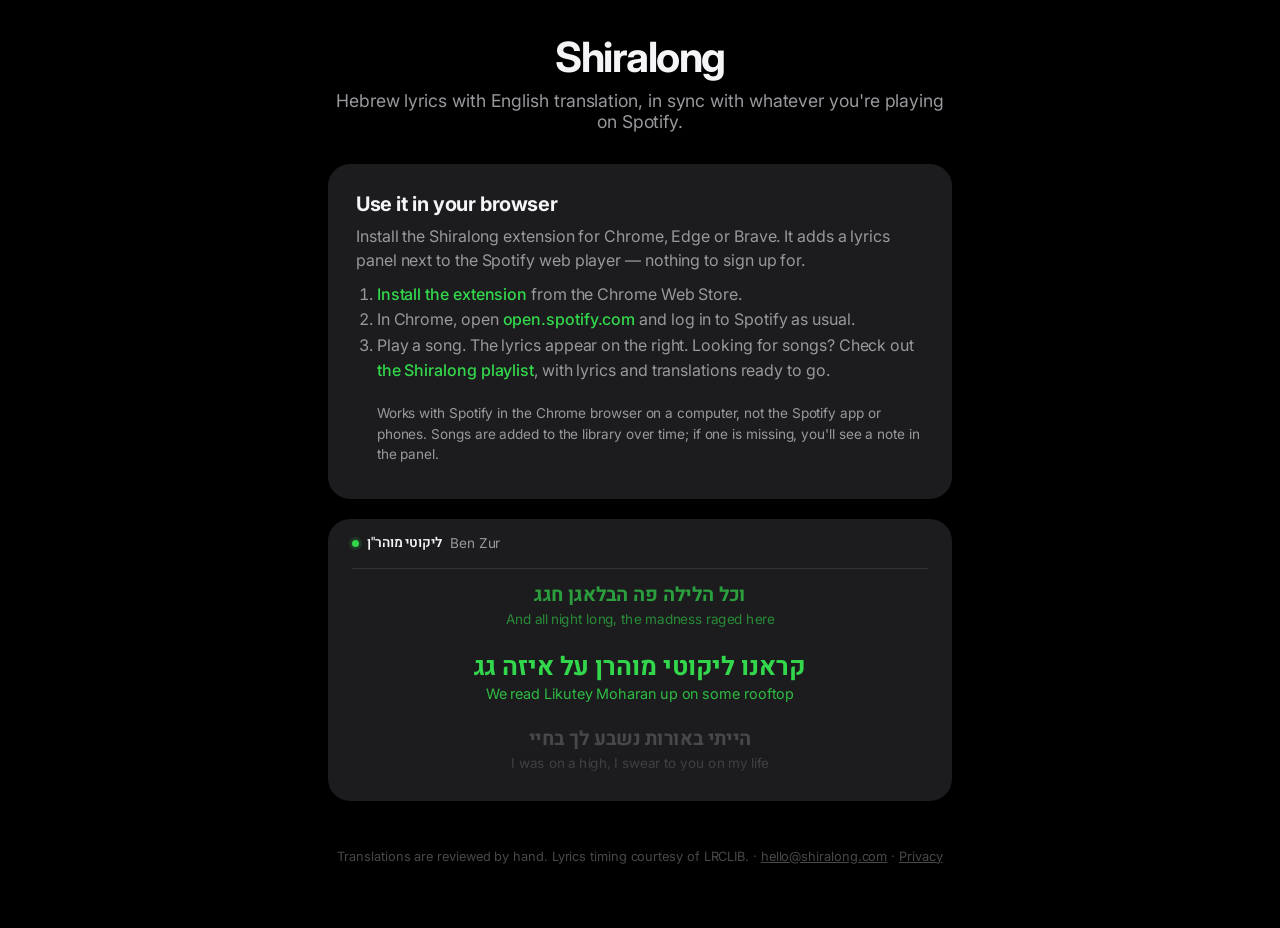
<file: index.html>
<!DOCTYPE html>
<html lang="en">
<head>
<meta charset="utf-8">
<meta name="viewport" content="width=device-width, initial-scale=1, viewport-fit=cover">
<meta name="theme-color" content="#000000">
<meta name="color-scheme" content="dark">
<title>Shiralong · Hebrew lyrics, live</title>
<link rel="icon" href="extension/icons/48.png">
<link rel="preconnect" href="https://fonts.googleapis.com">
<link rel="preconnect" href="https://fonts.gstatic.com" crossorigin>
<link href="https://fonts.googleapis.com/css2?family=Heebo:wght@500;700&family=Inter:wght@400;500;600;700&display=swap" rel="stylesheet">
<style>
  :root {
    color-scheme: dark;
    --bg: #000; --card: #1c1c1e; --ink: #f5f5f7; --ink-2: #98989d; --dim: #48484a;
    --green: #32d74b; --green-soft: rgba(50,215,75,.14); --line: rgba(255,255,255,.1);
    --font-en: 'Inter', -apple-system, BlinkMacSystemFont, 'SF Pro Text', 'Segoe UI', Helvetica, Arial, sans-serif;
    --font-he: 'Heebo', -apple-system, 'SF Hebrew', 'Segoe UI', Arial, sans-serif;
  }
  * { box-sizing: border-box; }
  html, body { margin: 0; background: var(--bg); color: var(--ink); font-family: var(--font-en); -webkit-font-smoothing: antialiased; letter-spacing: -.005em; }
  main { max-width: 42rem; margin: 0 auto; padding: 2rem 1.5rem 4rem; }
  .hero { text-align: center; margin-bottom: 2rem; }
  .demo {
    margin: 0 auto 1.25rem; max-width: 42rem; text-align: center;
    background: var(--card); border-radius: 22px; padding: 0 1.5rem 1rem; overflow: hidden;
  }
  .demo-head { display: flex; align-items: center; gap: .5rem; padding: .9rem 0; border-bottom: 1px solid var(--line); font-size: .85rem; }
  .demo-dot { width: 7px; height: 7px; border-radius: 50%; background: var(--green); box-shadow: 0 0 0 3px var(--green-soft); }
  .demo-title { font-family: var(--font-he); font-weight: 600; color: var(--ink); }
  .demo-artist { color: var(--ink-2); }
  .demo-window { position: relative; height: 13.5rem; overflow: hidden; }
  .demo-window::before, .demo-window::after { content: ''; position: absolute; left: 0; right: 0; height: 1.2rem; z-index: 1; pointer-events: none; }
  .demo-window::before { top: 0; background: linear-gradient(var(--card), transparent); }
  .demo-window::after { bottom: 0; background: linear-gradient(transparent, var(--card)); }
  .demo-track { transition: transform .6s cubic-bezier(.4,0,.2,1); }
  @media (prefers-reduced-motion: reduce) { .demo-track, .demo .line { transition: none !important; } }
  .demo .line { height: 4.5rem; display: flex; flex-direction: column; justify-content: center; color: var(--dim); transition: color .35s ease, opacity .35s ease, transform .35s ease; transform: scale(.94); }
  .demo .he { display: block; direction: rtl; font-family: var(--font-he); font-size: 1.3rem; font-weight: 700; line-height: 1.25; }
  .demo .en { display: block; font-size: .9rem; margin-top: .15rem; opacity: .85; }
  .demo .line.current { color: var(--green); transform: scale(1); }
  .demo .line.current .he { font-size: 1.6rem; }
  .demo .line.done { color: var(--green); opacity: .7; }
  h1 { font-size: 2.6rem; font-weight: 700; letter-spacing: -.035em; margin: 0 0 .5rem; }
  .sub { color: var(--ink-2); font-size: 1.1rem; margin: 0; }
  .card { background: var(--card); border-radius: 22px; padding: 1.75rem; margin-bottom: 1.25rem; }
  .card h2 { font-size: 1.25rem; font-weight: 700; letter-spacing: -.02em; margin: 0 0 .5rem; }
  .card p { color: var(--ink-2); margin: .4rem 0; line-height: 1.5; }
  .card ol { color: var(--ink-2); padding-left: 1.3rem; line-height: 1.6; margin: .6rem 0 0; }
  .card ol b { color: var(--ink); font-weight: 500; }
  .card ol a, .card a.pl { color: var(--green); text-decoration: none; font-weight: 500; }
  .card ol a b { color: var(--green); }
  .primary { display: inline-block; background: var(--green); color: #fff; border-radius: 999px; padding: .75rem 1.5rem; font-weight: 600; text-decoration: none; margin-top: 1rem; }
  .primary:hover { filter: brightness(1.06); }
  .ghost { display: inline-block; background: var(--green-soft); color: var(--green); border-radius: 999px; padding: .6rem 1.2rem; font-weight: 500; text-decoration: none; margin-top: 1rem; margin-right: .5rem; }
  .small { font-size: .85rem; color: var(--ink-2); }
  code { font-family: ui-monospace, 'SF Mono', Menlo, monospace; font-size: .85em; background: var(--green-soft); padding: .1rem .4rem; border-radius: 6px; }
  footer { text-align: center; color: var(--dim); font-size: .8rem; margin-top: 3rem; }
</style>
</head>
<body>
<main>
  <section class="hero">
    <h1>Shiralong</h1>
    <p class="sub">Hebrew lyrics with English translation, in sync with whatever you're playing on Spotify.</p>
  </section>

  <section class="card">
    <h2>Use it in your browser</h2>
    <p>Install the Shiralong extension for Chrome, Edge or Brave. It adds a lyrics panel next to the Spotify web player — nothing to sign up for.</p>
    <ol>
      <li><a href="https://chromewebstore.google.com/detail/jemjkeklebhobefimbopdaggafegfcba" target="_blank" rel="noopener"><b>Install the extension</b></a> from the Chrome Web Store.</li>
      <li>In Chrome, open <a href="https://open.spotify.com/" target="_blank" rel="noopener"><b>open.spotify.com</b></a> and log in to Spotify as usual.</li>
      <li>Play a song. The lyrics appear on the right. Looking for songs? Check out <a class="pl" href="https://open.spotify.com/playlist/64fD77g0fco7byoKIlgc2Z" target="_blank" rel="noopener">the Shiralong playlist</a>, with lyrics and translations ready to go.</li>
    <p class="small" style="margin-top:1.2rem">Works with Spotify in the Chrome browser on a computer, not the Spotify app or phones. Songs are added to the library over time; if one is missing, you'll see a note in the panel.</p>
  </section>


  <section class="demo" aria-hidden="true">
    <div class="demo-head"><span class="demo-dot"></span><span class="demo-title">ליקוטי מוהר"ן</span><span class="demo-artist">Ben Zur</span></div>
    <div class="demo-window"><div class="demo-track" id="demoTrack"></div></div>
  </section>

  <footer>Translations are reviewed by hand. Lyrics timing courtesy of LRCLIB. · <a href="mailto:hello@shiralong.com" style="color:inherit">hello@shiralong.com</a> · <a href="privacy.html" style="color:inherit">Privacy</a></footer>
</main>
<script>
  (() => {
    const lyrics = [[3.963, "וכל הלילה פה הבלאגן חגג", "And all night long, the madness raged here"], [14.476, "קראנו ליקוטי מוהרן על איזה גג", "We read Likutey Moharan up on some rooftop"], [16.88, "הייתי באורות נשבע לך בחיי", "I was on a high, I swear to you on my life"], [19.382, "את לא יודעת שמצאת חן בעייני", "You don't know you've found favor in my eyes"], [21.801, "לאט גרמת לי להבין שיש הבדל גדול", "Slowly, you made me see there's a world of difference"], [24.338, "בין אהבה לתאווה זה מסוכן ליפול", "Between love and lust—it’s dangerous to fall"], [26.917, "ויש דברים שאני כל כך מפחד לשאול", "And there are things I'm so afraid to ask"], [29.487, "אולי עדיף לא לדעת הכל", "Maybe it's better not to know everything"], [31.594, "בכל רחבי תבל חיפשתי רק אותך", "I searched the whole wide world for only you"], [36.941, "ושער הדמעות נפתח", "And the gate of tears opened"], [39.495, "עם הזמן את תלמדי אותי", "With time, you'll teach me"], [43.421, "אני כמוך ומכאן תשארי איתי", "I'm like you, and from now on, stay with me"], [48.243, "הנצח גדול", "Eternity is vast"], [50.314, "אם לא את אז מי תבין אותי", "If not you, then who will understand me"], [54.301, "את כל השריטות", "All my scars"], [56.433, "מאמי שימי יד נזרוק את הפחד מכל המדרגות", "Baby, take my hand—we'll throw fear down every flight of stairs"], [65.969, "אם נספר את הסיפור מהתחלה", "If we tell the story from the beginning"], [68.302, "באתי לחפש אמת לא תהילה", "I came looking for truth, not fame"], [70.638, "רחוק בגוף אבל קרוב בלב", "Far away in body, but close at heart"], [73.353, "היצרים רוצים להתקרב", "Our desires want to draw closer"], [75.603, "ואיך גרמת לי להבין", "And how you made me understand"], [77.133, "זה לא שחור לבן", "It isn't black and white"], [78.313, "אם תחפש רחוק תראה שיש שם אור קטן", "If you look far away, you'll see a little light there"], [80.768, "כשזה נכון אז זה מגיע בדיוק בזמן", "When it's right, it comes at exactly the right time"], [83.204, "חכה שיגיע סימן", "Wait for a sign to come"], [85.494, "חיבוק של נשמות אחר כך כל השאר", "An embrace of souls, and then everything else"], [90.513, "איתך העצב מאושר", "With you, even sadness is happy"], [93.458, "עם הזמן את תלמדי אותי", "With time, you'll teach me"], [97.289, "אני כמוך ומכאן תשארי איתי", "I'm like you, and from now on, stay with me"], [102.053, "הנצח גדול", "Eternity is vast"], [103.969, "אם לא את אז מי תבין אותי", "If not you, then who will understand me"], [108.431, "את כל השריטות", "All my scars"], [110.504, "מאמי שימי יד נזרוק את הפחד מכל המדרגות", "Baby, take my hand—we'll throw fear down every flight of stairs"], [115.485, "אם לא את אז מי תבין אותי", "If not you, then who will understand me"], [136.499, "את כל השריטות", "All my scars"], [138.487, "מאמי שימי יד נזרוק את הפחד מכל המדרגות", "Baby, take my hand—we'll throw fear down every flight of stairs"], [145.519, "עם הזמן את תלמדי אותי", "With time, you'll teach me"], [149.494, "אני כמוך ומכאן תשארי איתי", "I'm like you, and from now on, stay with me"], [154.188, "הנצח גדול", "Eternity is vast"], [156.175, "אם לא את אז מי תבין אותי", "If not you, then who will understand me"], [160.276, "את כל השריטות", "All my scars"], [162.812, "מאמי שימי יד נזרוק את הפחד מכל המדרגות", "Baby, take my hand—we'll throw fear down every flight of stairs"]];
    const N = lyrics.length;
    // Circular strip: [last] + all lines + [first, second], so three lines are always visible and the loop is seamless.
    const strip = [lyrics[N - 1], ...lyrics, lyrics[0], lyrics[1]];
    const track = document.getElementById('demoTrack');
    track.innerHTML = strip.map(([, he, en]) => `<div class="line"><span class="he">${he}</span><span class="en">${en}</span></div>`).join('');
    const els = [...track.children];
    const rem = () => parseFloat(getComputedStyle(document.documentElement).fontSize);
    let pos = 2;                                   // strip position of the current line (2 = the song's second line)
    const paint = (animate = true) => {
      track.style.transition = animate ? '' : 'none';
      els.forEach((l, k) => { l.className = 'line' + (k < pos ? ' done' : k === pos ? ' current' : ''); });
      track.style.transform = `translateY(${(1 - pos) * 4.5 * rem()}px)`;
      if (!animate) void track.offsetHeight;        // flush so the next change animates again
    };
    paint(false);
    if (window.matchMedia('(prefers-reduced-motion: reduce)').matches) return;
    const gapAfter = (k) => {                       // real timing from the library, with long instrumental gaps shortened
      const cur = lyrics[k][0], next = k + 1 < N ? lyrics[k + 1][0] : cur + 3;
      return Math.min(5, Math.max(1.2, next - cur)) * 1000;
    };
    const step = () => {
      const k = pos - 1;                             // index into lyrics
      setTimeout(() => {
        pos++;
        paint();
        if (pos === N + 1) {                         // showing the copied first line: snap back to the real one
          setTimeout(() => { pos = 1; paint(false); }, 650);
        }
        step();
      }, gapAfter(k));
    };
    step();
  })();
</script>
</body>
</html>
</file>
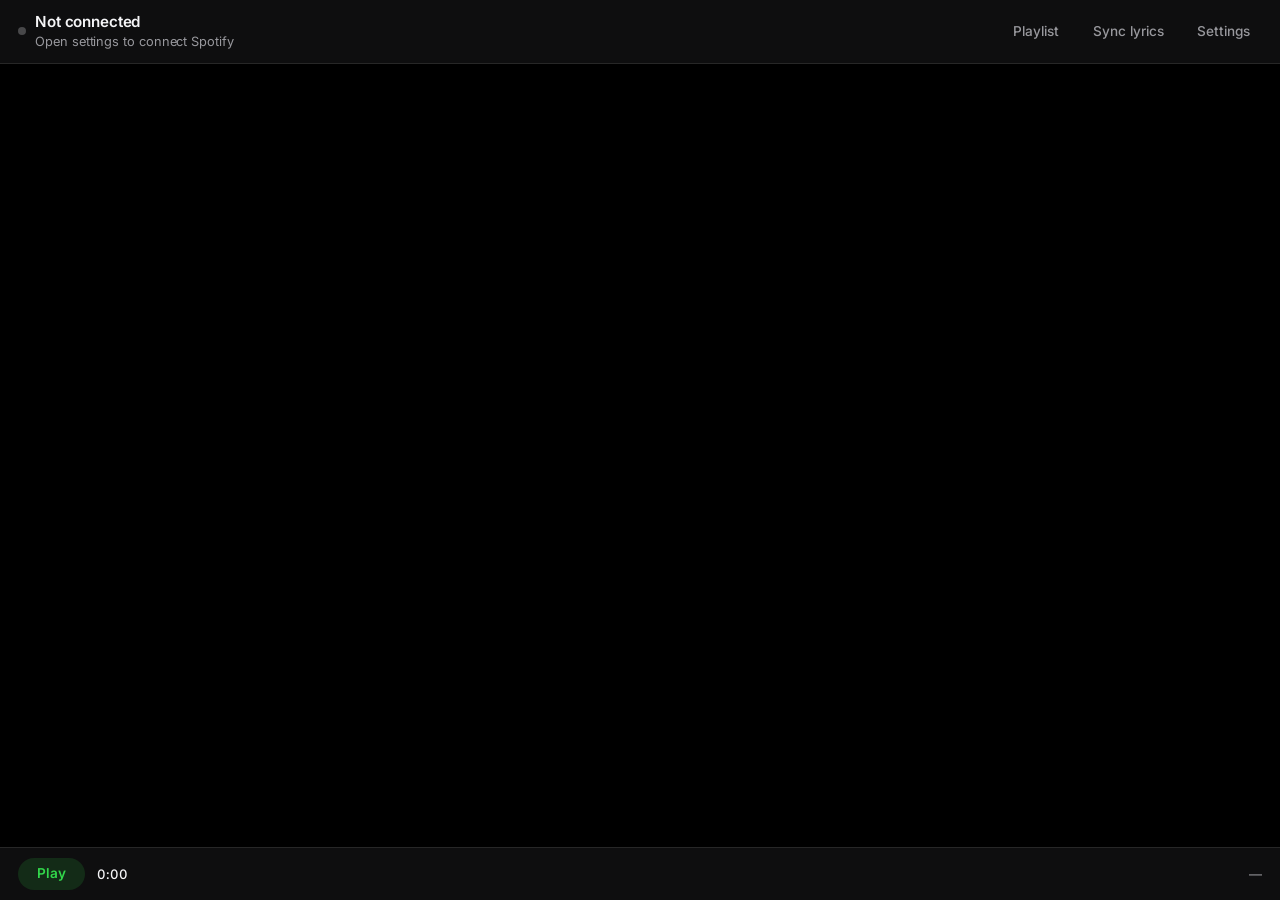
<file: personal/index.html>
<!DOCTYPE html>
<html lang="en">
<head>
<meta charset="utf-8">
<meta name="viewport" content="width=device-width, initial-scale=1, viewport-fit=cover">
<meta name="theme-color" content="#000000">
<meta name="color-scheme" content="dark">
<title>Shiralong · Hebrew lyrics, live</title>
<link rel="preconnect" href="https://fonts.googleapis.com">
<link rel="preconnect" href="https://fonts.gstatic.com" crossorigin>
<link href="https://fonts.googleapis.com/css2?family=Heebo:wght@300;400;500;600;700&family=Inter:wght@300;400;500;600&display=swap" rel="stylesheet">
<style>
  :root {
    color-scheme: dark;
    --bg: #000000;
    --surface: rgba(20,20,22,.72);
    --card: #1c1c1e;
    --ink: #f5f5f7;
    --ink-2: #98989d;
    --dim: #48484a;
    --green: #32d74b;
    --green-soft: rgba(50,215,75,.14);
    --line: rgba(255,255,255,.10);
    --field: #2c2c2e;
    --shadow: 0 1px 2px rgba(0,0,0,.4), 0 8px 24px rgba(0,0,0,.35);
    --font-en: 'Inter', -apple-system, BlinkMacSystemFont, 'SF Pro Text', 'Segoe UI', Helvetica, Arial, sans-serif;
    --font-he: 'Heebo', -apple-system, BlinkMacSystemFont, 'SF Hebrew', 'Segoe UI', Arial, sans-serif;
    box-sizing: border-box;
    padding-top: env(safe-area-inset-top, 0px);
    padding-bottom: env(safe-area-inset-bottom, 0px);
  }
  *, *::before, *::after { box-sizing: inherit; }
  html { scroll-padding-top: env(safe-area-inset-top, 0px); -webkit-text-size-adjust: 100%; }
  html, body { height: 100%; margin: 0; }
  body {
    background: var(--bg); color: var(--ink);
    font-family: var(--font-en); font-weight: 400; line-height: 1.45;
    -webkit-font-smoothing: antialiased; letter-spacing: -.005em;
    display: flex; flex-direction: column;
  }
  button, input, textarea, select { font: inherit; color: inherit; }
  button { cursor: pointer; -webkit-tap-highlight-color: transparent; }
  button:focus-visible, input:focus-visible, textarea:focus-visible, select:focus-visible { outline: 2px solid var(--green); outline-offset: 2px; }
  code { font-family: ui-monospace, 'SF Mono', Menlo, monospace; font-size: .85em; background: var(--green-soft); color: var(--ink); padding: .1rem .4rem; border-radius: 6px; word-break: break-all; }

  /* Top bar — frosted */
  header {
    display: flex; align-items: center; gap: .6rem;
    padding: .7rem 1.1rem;
    position: sticky; top: env(safe-area-inset-top, 0px); z-index: 5;
    background: var(--surface);
    -webkit-backdrop-filter: saturate(180%) blur(20px); backdrop-filter: saturate(180%) blur(20px);
    border-bottom: 1px solid var(--line);
  }
  header .now { flex: 1; min-width: 0; }
  header .now .title { font-size: .95rem; font-weight: 600; white-space: nowrap; overflow: hidden; text-overflow: ellipsis; letter-spacing: -.01em; }
  header .now .artist { font-size: .8rem; color: var(--ink-2); white-space: nowrap; overflow: hidden; text-overflow: ellipsis; }
  .iconbtn {
    background: transparent; border: none; border-radius: 999px;
    padding: .4rem .75rem; font-size: .85rem; font-weight: 500; color: var(--ink-2);
    transition: background .15s, color .15s;
  }
  .iconbtn:hover { background: var(--green-soft); color: var(--ink); }
  .dot { width: 8px; height: 8px; border-radius: 50%; background: var(--dim); flex: none; transition: background .3s; }
  .dot.on { background: var(--green); box-shadow: 0 0 0 3px var(--green-soft); }
  @media (max-width: 480px) { .iconbtn { padding: .4rem .5rem; font-size: .8rem; } }

  /* Lyrics stage */
  main { flex: 1; overflow-y: auto; scroll-behavior: smooth; }
  @media (prefers-reduced-motion: reduce) { main { scroll-behavior: auto; } }
  .stage { max-width: 40rem; margin: 0 auto; padding: 38vh 1.5rem 45vh; }
  .line { margin: 0 0 2rem; text-align: center; color: var(--dim); transition: color .12s ease, opacity .25s ease, transform .25s ease; transform: scale(.96); transform-origin: center; }
  .line .he {
    display: block; direction: rtl; unicode-bidi: isolate;
    font-family: var(--font-he); font-size: 1.7rem; font-weight: 600; line-height: 1.35; letter-spacing: -.01em;
  }
  .line .en { display: block; margin-top: .3rem; font-size: 1rem; font-weight: 400; color: inherit; opacity: .85; }
  .line.current { color: var(--green); transform: scale(1); }
  .line.current .he { font-size: 2.2rem; }
  .line.current .en { font-size: 1.15rem; opacity: 1; }
  .line.done { color: var(--green); opacity: .55; }
  .line.upcoming { opacity: .8; }
  .stage.static { padding-top: 2.5rem; padding-bottom: 6rem; }
  .stage.static .line { color: var(--ink); opacity: 1; transform: none; margin-bottom: 1.6rem; }
  .stage.static .line .en { color: var(--ink-2); }
  @media (max-width: 480px) {
    .line .he { font-size: 1.45rem; }
    .line.current .he { font-size: 1.85rem; }
  }

  /* Message cards */
  .msg { max-width: 30rem; margin: 14vh auto 3rem; padding: 2rem 1.75rem; text-align: center; background: var(--card); border-radius: 22px; box-shadow: var(--shadow); }
  .msg h1 { font-weight: 700; font-size: 1.9rem; letter-spacing: -.03em; margin: 0 0 .5rem; }
  .msg p { color: var(--ink-2); margin: .4rem 0; font-size: .95rem; }
  #settings .msg { text-align: left; }
  #settings .msg h1 { font-size: 1.5rem; }
  .primary {
    background: var(--green); color: #fff; border: none; border-radius: 999px;
    padding: .7rem 1.4rem; font-weight: 600; font-size: .95rem; margin-top: 1rem;
    transition: transform .12s, filter .15s;
  }
  .primary:hover { filter: brightness(1.06); }
  .primary:active { transform: scale(.97); }
  .ghost { background: var(--green-soft); border: none; color: var(--green); border-radius: 999px; padding: .55rem 1.1rem; font-weight: 500; font-size: .9rem; margin-top: .6rem; transition: filter .15s; }
  .ghost:hover { filter: brightness(.95); }
  .field { margin: 1rem 0 0; text-align: left; }
  .field label { display: block; font-size: .8rem; font-weight: 500; color: var(--ink-2); margin-bottom: .35rem; }
  .field input, .field textarea, .field select {
    width: 100%; background: var(--field); border: 1px solid var(--line); border-radius: 12px;
    padding: .65rem .8rem; color: var(--ink); transition: border-color .15s, box-shadow .15s;
  }
  .field input:focus, .field textarea:focus, .field select:focus { outline: none; border-color: var(--green); box-shadow: 0 0 0 3px var(--green-soft); }
  .field input[type="checkbox"] { width: auto; margin-right: .5rem; accent-color: var(--green); }
  .field textarea { min-height: 9rem; resize: vertical; line-height: 1.55; }
  .field textarea.he { direction: rtl; font-family: var(--font-he); font-size: 1.05rem; }

  /* Bottom bar */
  footer {
    border-top: 1px solid var(--line);
    padding: .6rem 1.1rem; padding-bottom: calc(.6rem + env(safe-area-inset-bottom, 0px));
    display: flex; align-items: center; gap: .75rem; font-size: .82rem; color: var(--ink-2);
    background: var(--surface);
    -webkit-backdrop-filter: saturate(180%) blur(20px); backdrop-filter: saturate(180%) blur(20px);
  }
  footer .iconbtn { background: var(--green-soft); color: var(--green); font-weight: 600; min-width: 4.2rem; }
  footer .time { font-variant-numeric: tabular-nums; min-width: 3rem; color: var(--ink); font-weight: 500; }
  footer .spacer { flex: 1; }
  footer #status { white-space: nowrap; overflow: hidden; text-overflow: ellipsis; }

  /* Editor & playlist pages */
  .editor { max-width: 44rem; margin: 0 auto; padding: 2rem 1.25rem 7rem; }
  .editor h1 { font-weight: 700; font-size: 1.9rem; letter-spacing: -.03em; margin: 0 0 .3rem; }
  .editor p { color: var(--ink-2); margin: .3rem 0 1rem; font-size: .95rem; }
  .cols { display: grid; grid-template-columns: 1fr 1fr; gap: 1rem; }
  @media (max-width: 640px) { .cols { grid-template-columns: 1fr; } }
  .tap-list { list-style: none; padding: 0; margin: 1.2rem 0; background: var(--card); border-radius: 16px; box-shadow: var(--shadow); overflow: hidden; }
  .tap-list:empty { display: none; }
  .tap-list li { display: grid; grid-template-columns: 3.8rem 1fr; gap: .8rem; padding: .7rem 1rem; align-items: baseline; border-bottom: 1px solid var(--line); }
  .tap-list li:last-child { border-bottom: none; }
  .tap-list li.next { background: var(--green-soft); }
  .tap-list li.stamped .t { color: var(--green); }
  .tap-list .t { font-variant-numeric: tabular-nums; color: var(--dim); font-size: .85rem; }
  .tap-list .he { direction: rtl; text-align: right; font-family: var(--font-he); font-size: 1.05rem; font-weight: 500; }
  .tap-list .en { color: var(--ink-2); font-size: .88rem; }
  .tapbtn {
    position: fixed; left: 50%; transform: translateX(-50%);
    bottom: calc(4.5rem + env(safe-area-inset-bottom, 0px));
    background: var(--green); color: #fff; border: none; border-radius: 999px;
    padding: 1rem 2.4rem; font-size: 1.1rem; font-weight: 600; box-shadow: 0 10px 30px rgba(48,180,90,.35);
  }
  .tapbtn:active { transform: translateX(-50%) scale(.96); }
  pre.out { background: var(--card); box-shadow: var(--shadow); padding: 1rem; border-radius: 12px; overflow-x: auto; font-size: .78rem; white-space: pre; }
  .static-bar { display: flex; align-items: center; justify-content: center; gap: .8rem; margin: 0 0 1.5rem; font-size: .85rem; color: var(--ink-2); }
  .static-bar .ghost { margin: 0; }
  .hidden { display: none !important; }
</style>
</head>
<body>

<header>
  <span class="dot" id="dot" title="Spotify connection"></span>
  <div class="now">
    <div class="title" id="nowTitle">Not connected</div>
    <div class="artist" id="nowArtist">Open settings to connect Spotify</div>
  </div>
  <button class="iconbtn" id="btnBatch">Playlist</button>
  <button class="iconbtn" id="btnEditor">Sync lyrics</button>
  <button class="iconbtn" id="btnSettings">Settings</button>
</header>

<main id="main">
  <!-- Viewer -->
  <section id="viewer">
    <div class="stage" id="stage"></div>
    <div class="msg hidden" id="viewerMsg"></div>
  </section>

  <!-- Settings -->
  <section id="settings" class="hidden">
    <div class="msg">
      <h1>Settings</h1>
      <p>Connect with your own Spotify account. The site only reads what you're playing.</p>
      <div id="clientIdBox">
        <p>Site owner: paste the Client ID from your Spotify Developer app (or set it in index.html). The app's redirect URI must be exactly:</p>
        <p><code id="redirectUri"></code></p>
        <div class="field">
          <label for="clientId">Spotify Client ID</label>
          <input id="clientId" autocomplete="off" spellcheck="false">
        </div>
      </div>
      <button class="primary" id="btnConnect">Connect Spotify</button><br>
      <button class="ghost" id="btnDisconnect">Disconnect</button>
      <button class="ghost" id="btnBack1">Back to lyrics</button>
      <div class="field">
        <label for="offset">Timing offset for the current song (seconds, + = lyrics later)</label>
        <input id="offset" type="number" step="0.1" value="0">
      </div>

      <h1 style="margin-top:2.5rem">Automatic lyrics</h1>
      <p>New songs are looked up on LRCLIB (a free lyrics database with timings) and translated with the service you pick. Everything is stored only in this browser.</p>
      <div class="field">
        <label><input id="autoFetch" type="checkbox" checked> Fetch and translate new songs automatically</label>
      </div>
      <div class="field">
        <label for="translator">Translation service</label>
        <select id="translator">
          <option value="anthropic">Claude (Anthropic API key)</option>
          <option value="openai">OpenAI (API key)</option>
          <option value="mymemory">MyMemory (free, no key, rougher quality)</option>
        </select>
      </div>
      <div class="field" id="apiKeyField">
        <label for="apiKey">API key (kept in this browser only)</label>
        <input id="apiKey" type="password" autocomplete="off" spellcheck="false">
      </div>
      <div class="field" id="wsField">
        <label for="wsId">Anthropic workspace ID (only if the key isn't scoped to a workspace — starts with wrkspc_)</label>
        <input id="wsId" autocomplete="off" spellcheck="false">
      </div>
      <div class="field" id="modelField">
        <label for="modelId">Model (Claude: claude-sonnet-4-6, claude-sonnet-5, claude-opus-5, claude-haiku-4-5 · OpenAI: gpt-5.6-sol, gpt-5.6-terra, gpt-5.6-luna)</label>
        <input id="modelId" autocomplete="off" spellcheck="false">
      </div>
      <button class="ghost" id="btnSaveTranslator">Save</button>
      <button class="ghost" id="btnClearCache">Forget fetched songs</button>
    </div>
  </section>

  <!-- Playlist batch -->
  <section id="batch" class="hidden">
    <div class="editor">
      <h1>Translate a whole playlist</h1>
      <p>Looks up and translates every song in a playlist once, using the service in Settings, and stores the results in this browser. When it finishes, download <code>songs.json</code> and commit it to the repo so everyone gets the lyrics with no API key. Songs already done are skipped, so you can stop and resume.</p>
      <div class="field">
        <label for="plUrl">Playlist link, or "liked" for your Liked Songs</label>
        <input id="plUrl" placeholder="https://open.spotify.com/playlist/… or liked" spellcheck="false">
      </div>
      <div class="field">
        <label><input id="plRetry" type="checkbox"> Retry songs that weren't found last time</label>
      </div>
      <button class="primary" id="btnBatchStart">Start</button>
      <button class="ghost" id="btnBatchStop">Stop</button>
      <button class="ghost" id="btnDownloadJson">Download songs.json (everything)</button>
      <button class="ghost" id="btnDownloadAdded">Download playlist.json (this playlist's songs)</button>
      <button class="ghost" id="btnDownloadCached">Download cached-only songs</button>
      <button class="ghost" id="btnDownloadReport">Download report</button>
      <button class="ghost" id="btnFillDur">Fill track lengths</button>
      <button class="ghost" id="btnBack3">Back to lyrics</button>
      <p id="plProgress" style="margin-top:1.2rem"></p>
      <ol class="tap-list" id="plLog"></ol>
    </div>
  </section>

  <!-- Sync editor -->
  <section id="editor" class="hidden">
    <div class="editor">
      <h1>Sync lyrics</h1>
      <p>Usually you won't need this page: new songs are fetched and translated automatically. Use it when a song isn't found, or to fix a translation or timing. Fill the boxes (or press the buttons), then either use the fetched timings or tap <b>Now</b> / Space at the start of each line.</p>
      <div class="field">
        <label for="edTrack">Spotify track ID</label>
        <input id="edTrack" placeholder="Fills in automatically from what's playing" spellcheck="false">
      </div>
      <button class="ghost" id="btnFetchLyrics">Fetch Hebrew lyrics</button>
      <button class="ghost" id="btnShironet">Search Shironet</button>
      <button class="ghost" id="btnGenius">Search Genius</button>
      <button class="ghost" id="btnTranslate">Translate to English</button>
      <button class="ghost hidden" id="btnUseTimes">Use fetched timings</button>
      <button class="ghost" id="btnSaveUntimed">Save without timings</button>
      <span id="edStatus" style="color:#a6a9bb;font-size:.9rem;margin-left:.5rem"></span>
      <div class="cols">
        <div class="field"><label for="edHe">Hebrew</label><textarea id="edHe" class="he"></textarea></div>
        <div class="field"><label for="edEn">English</label><textarea id="edEn"></textarea></div>
      </div>
      <div class="cols">
        <div class="field"><label for="edTitle">Title</label><input id="edTitle"></div>
        <div class="field"><label for="edArtist">Artist</label><input id="edArtist"></div>
      </div>
      <button class="primary" id="btnStartTap">Start tapping</button>
      <button class="ghost" id="btnResetTap">Reset times</button>
      <button class="ghost" id="btnBack2">Back to lyrics</button>
      <ol class="tap-list" id="tapList"></ol>
      <div id="outWrap" class="hidden">
        <p>Saved in this browser. To keep it across devices, add this entry to <code>songs_added.json</code> in your repo (inside the outer braces, comma-separated from the previous entry):</p>
        <pre class="out" id="out"></pre>
        <button class="ghost" id="btnCopy">Copy JSON</button>
      </div>
    </div>
    <button class="tapbtn hidden" id="tapNow">Now</button>
  </section>
</main>

<footer>
  <button class="iconbtn" id="btnPlayPause">Play</button>
  <span class="time" id="timeNow">0:00</span>
  <span class="spacer"></span>
  <span id="status">—</span>
</footer>

<script>
(() => {
  'use strict';

  // ---------- Config ----------
  // Your Spotify app's Client ID (public, not a secret). Visitors then just press "Connect Spotify".
  const SPOTIFY_CLIENT_ID = 'd58683844d184f28b8a30607f2f76fe2';
  const SCOPES = 'user-read-playback-state user-modify-playback-state user-read-currently-playing playlist-read-private user-library-read';
  const REDIRECT = location.origin + location.pathname;
  const LS = {
    get: (k, d = null) => { try { const v = localStorage.getItem(k); return v === null ? d : v; } catch { return d; } },
    set: (k, v) => { try { localStorage.setItem(k, v); } catch {} },
    del: (k) => { try { localStorage.removeItem(k); } catch {} },
  };

  // ---------- DOM ----------
  const $ = (id) => document.getElementById(id);
  const el = {
    dot: $('dot'), nowTitle: $('nowTitle'), nowArtist: $('nowArtist'),
    main: $('main'), viewer: $('viewer'), stage: $('stage'), viewerMsg: $('viewerMsg'),
    settings: $('settings'), editor: $('editor'), batch: $('batch'),
    clientId: $('clientId'), redirectUri: $('redirectUri'), offset: $('offset'),
    timeNow: $('timeNow'), status: $('status'), playPause: $('btnPlayPause'),
    edTrack: $('edTrack'), edHe: $('edHe'), edEn: $('edEn'), edTitle: $('edTitle'), edArtist: $('edArtist'),
    tapList: $('tapList'), tapNow: $('tapNow'), out: $('out'), outWrap: $('outWrap'),
  };
  el.redirectUri.textContent = REDIRECT;
  const builtInClientId = SPOTIFY_CLIENT_ID.startsWith('PASTE') ? '' : SPOTIFY_CLIENT_ID;
  el.clientId.value = LS.get('sp_client_id', '') || builtInClientId;
  $('clientIdBox').classList.toggle('hidden', !!builtInClientId);

  // ---------- State ----------
  let songs = {};            // trackId -> {title, artist, lines:[{t,he,en}]}
  let repoBase = {};         // the repo's songs.json as loaded, to know what is already committed there
  let repoAdded = {};        // the repo's songs_added.json as loaded
  let track = null;          // {id, title, artist, durationMs}
  let playing = false;
  let progressAtFetch = 0;   // ms
  let fetchedAt = 0;         // performance.now()
  let currentSong = null;    // song for the current track
  let lineEls = [];
  let isStatic = false;
  let lastCurrentIdx = -1;
  let demoTimer = null;

  // ---------- Views ----------
  function show(view) {
    for (const v of ['viewer', 'settings', 'editor', 'batch']) el[v].classList.toggle('hidden', v !== view);
    el.tapNow.classList.toggle('hidden', !(view === 'editor' && tapping));
    el.main.scrollTop = 0;
  }
  $('btnSettings').onclick = () => show('settings');
  $('btnBatch').onclick = () => show('batch');
  $('btnBack3').onclick = () => show('viewer');
  $('btnEditor').onclick = () => { openEditor(); show('editor'); };
  $('btnBack1').onclick = () => show('viewer');
  $('btnBack2').onclick = () => show('viewer');

  function message(html) {
    el.stage.innerHTML = '';
    el.viewerMsg.innerHTML = html;
    el.viewerMsg.classList.remove('hidden');
  }

  // ---------- Lyrics data ----------
  async function loadSongs() {
    songs = {}; repoBase = {}; repoAdded = {};
    for (const file of ['../songs.json', '../songs_added.json']) {   // hand-added file wins over the batch file
      try {
        const r = await fetch(file, { cache: 'no-store' });
        if (r.ok) {
          const data = await r.json();
          if (file === '../songs.json') repoBase = JSON.parse(JSON.stringify(data));   // what the big file already has
          if (file === '../songs_added.json') repoAdded = JSON.parse(JSON.stringify(data));   // the current hand-added file
          for (const [id, entry] of Object.entries(data)) {
            if (songs[id] && songs[id].duration && !entry.duration) entry.duration = songs[id].duration;
            songs[id] = entry;
          }
        }
        else if (file === 'songs.json') el.status.textContent = 'Could not load songs.json';
      } catch (e) { if (file === 'songs.json') el.status.textContent = 'Could not load songs.json'; }
    }
    for (const [id, entry] of Object.entries(cacheRead())) {   // songs fetched in this browser win over the repo files
      if (songs[id] && songs[id].duration && !entry.duration) entry.duration = songs[id].duration;
      songs[id] = entry;
    }
  }
  function cacheRead() { try { return JSON.parse(LS.get('songs_cache', '{}')) || {}; } catch { return {}; } }
  let storageWarned = false;
  function cacheWrite(id, entry) {
    const c = cacheRead(); c[id] = entry;
    try { localStorage.setItem('songs_cache', JSON.stringify(c)); }
    catch (e) { if (!storageWarned) { storageWarned = true; alert('Browser storage is full. Press "Download songs.json" now, commit it to the repo, then use "Forget fetched songs" in Settings and continue.'); } }
  }

  // ---------- Automatic lyrics: LRCLIB + translation ----------
  const el2 = { autoFetch: $('autoFetch'), translator: $('translator'), apiKey: $('apiKey'), apiKeyField: $('apiKeyField'), edStatus: $('edStatus'), useTimes: $('btnUseTimes') };
  el2.autoFetch.checked = LS.get('auto_fetch', '1') === '1';
  el2.translator.value = LS.get('translator', 'anthropic');
  el2.apiKey.value = LS.get('api_key_' + el2.translator.value, '');
  const DEFAULT_MODEL = { anthropic: 'claude-sonnet-4-6', openai: 'gpt-5.6-sol' };
  const modelFor = (p) => LS.get('model_' + p, '') || DEFAULT_MODEL[p] || '';
  const syncKeyField = () => {
    el2.apiKeyField.classList.toggle('hidden', el2.translator.value === 'mymemory');
    $('wsField').classList.toggle('hidden', el2.translator.value !== 'anthropic');
    $('modelField').classList.toggle('hidden', el2.translator.value === 'mymemory');
    el2.apiKey.value = LS.get('api_key_' + el2.translator.value, '');
    $('modelId').value = modelFor(el2.translator.value);
  };
  $('modelId').oninput = () => LS.set('model_' + el2.translator.value, $('modelId').value.trim());
  $('wsId').value = LS.get('anthropic_ws', '');
  $('wsId').oninput = () => LS.set('anthropic_ws', $('wsId').value.trim());
  syncKeyField();
  el2.translator.onchange = () => { LS.set('translator', el2.translator.value); syncKeyField(); };
  el2.apiKey.oninput = () => LS.set('api_key_' + el2.translator.value, el2.apiKey.value.trim());
  el2.autoFetch.onchange = () => LS.set('auto_fetch', el2.autoFetch.checked ? '1' : '0');
  $('btnSaveTranslator').onclick = () => {
    LS.set('translator', el2.translator.value);
    LS.set('api_key_' + el2.translator.value, el2.apiKey.value.trim());
    $('btnSaveTranslator').textContent = 'Saved';
    setTimeout(() => $('btnSaveTranslator').textContent = 'Save', 1500);
  };
  $('btnClearCache').onclick = () => { LS.del('songs_cache'); loadSongs().then(renderForTrack); };

  // Parse "[mm:ss.xx] text" lines into [{t, he}]
  function parseLrc(lrc) {
    const out = [];
    for (const raw of lrc.split('\n')) {
      const m = raw.match(/^\s*\[(\d+):(\d+(?:\.\d+)?)\]\s*(.*)$/);
      if (!m) continue;
      const text = m[3].trim();
      if (!text) continue;                                   // skip empty timestamps (instrumental gaps)
      out.push({ t: Math.round((Number(m[1]) * 60 + Number(m[2])) * 100) / 100, he: text });
    }
    return out;
  }

  // Look the track up on LRCLIB (several query variants), then lyrics.ovh as an untimed fallback.
  async function fetchLrclib(tr) {
    const artist = tr.artist.split(',')[0].trim();
    const title = tr.title.replace(/\s*[\(\[-].*$/, '').trim() || tr.title;   // drop "(feat…)", "- Remastered"
    const queries = [
      { track_name: tr.title, artist_name: artist },
      { track_name: title, artist_name: artist },
      { q: `${title} ${artist}` },
      { track_name: title },
      { q: title },
    ];
    const dur = (tr.durationMs || 0) / 1000;
    for (const params of queries) {
      const r = await fetch('https://lrclib.net/api/search?' + new URLSearchParams(params));
      if (!r.ok) continue;
      const results = (await r.json()).filter(x => x.syncedLyrics || x.plainLyrics);
      if (!results.length) continue;
      // prefer synced, then closest duration; ignore results whose length is wildly off
      results.sort((a, b) => (b.syncedLyrics ? 1 : 0) - (a.syncedLyrics ? 1 : 0) || Math.abs((a.duration || 0) - dur) - Math.abs((b.duration || 0) - dur));
      const best = results.find(x => !dur || !x.duration || Math.abs(x.duration - dur) < 20) || null;
      if (!best) continue;
      if (best.syncedLyrics) return { lines: parseLrc(best.syncedLyrics), synced: true };
      return { lines: best.plainLyrics.split('\n').map(s => s.trim()).filter(Boolean).map(he => ({ he })), synced: false };
    }
    try {
      const r = await fetch(`https://api.lyrics.ovh/v1/${encodeURIComponent(artist)}/${encodeURIComponent(title)}`);
      if (r.ok) {
        const j = await r.json();
        if (j.lyrics) return { lines: j.lyrics.split('\n').map(s => s.trim()).filter(Boolean).map(he => ({ he })), synced: false };
      }
    } catch {}
    return null;
  }

  // Translate an array of Hebrew lines; returns array of English lines, same length.
  async function translateLines(heLines) {
    const provider = LS.get('translator', 'anthropic');
    const key = LS.get('api_key_' + provider, '');
    if (provider !== 'mymemory' && !key) throw new Error('Add an API key in Settings (or pick the free MyMemory option)');
    if (provider === 'mymemory') {
      const out = [];
      for (const he of heLines) {
        const r = await fetch('https://api.mymemory.translated.net/get?' + new URLSearchParams({ q: he, langpair: 'he|en' }));
        const j = await r.json();
        out.push(j.responseData?.translatedText || '');
      }
      return out;
    }
    const numbered = heLines.map((l, i) => `${i + 1}. ${l}`).join('\n');
    const prompt = `You are translating the lyrics of a Hebrew song into English for a lyrics display that shows each Hebrew line with its English translation beneath it.\n\nRules:\n- Translate line by line: exactly ${heLines.length} output lines, same order, one English line per Hebrew line. Never merge or split lines.\n- Faithful in meaning, natural in English. Keep the register and tone of the original (slang stays casual, poetic stays poetic).\n- Translate idioms and slang by meaning, not word for word. Keep biblical or liturgical phrases recognizably so.\n- Keep repetitions repeated. Keep names and untranslatable interjections (e.g. "yalla") transliterated.\n- Do not add commentary or notes.\n\nReply ONLY with a JSON array of ${heLines.length} strings.\n\n${numbered}`;
    let text;
    if (provider === 'anthropic') {
      const ws = LS.get('anthropic_ws', '');
      const r = await fetch('https://api.anthropic.com/v1/messages', {
        method: 'POST',
        headers: { 'content-type': 'application/json', 'x-api-key': key, 'anthropic-version': '2023-06-01', 'anthropic-dangerous-direct-browser-access': 'true', ...(ws ? { 'anthropic-workspace-id': ws } : {}) },
        body: JSON.stringify({ model: modelFor('anthropic'), max_tokens: 4000, messages: [{ role: 'user', content: prompt }] }),
      });
      const j = await r.json();
      if (!r.ok) throw new Error(j.error?.message || 'Anthropic API error');
      text = j.content.map(c => c.text || '').join('');
    } else {
      const model = modelFor('openai');
      const isReasoning = /^(gpt-5|gpt-6|o\d)/.test(model);
      const r = await fetch('https://api.openai.com/v1/chat/completions', {
        method: 'POST',
        headers: { 'content-type': 'application/json', Authorization: 'Bearer ' + key },
        body: JSON.stringify({ model, messages: [{ role: 'user', content: prompt }], ...(isReasoning ? { reasoning_effort: 'low' } : {}) }),
      });
      const j = await r.json();
      if (!r.ok) throw new Error(j.error?.message || 'OpenAI API error');
      text = j.choices[0].message.content;
    }
    const clean = text.replace(/```json|```/g, '').trim();
    const arr = JSON.parse(clean.slice(clean.indexOf('['), clean.lastIndexOf(']') + 1));
    if (!Array.isArray(arr)) throw new Error('Unexpected translation format');
    return heLines.map((_, i) => String(arr[i] ?? '').replace(/^\d+\.\s*/, ''));
  }

  // Full pipeline for the current track. Used automatically and by the button on the "No lyrics yet" screen.
  const inFlight = new Set();
  async function autoFetch(tr, statusEl) {
    if (inFlight.has(tr.id)) return;
    inFlight.add(tr.id);
    const say = (m) => { if (statusEl) statusEl.textContent = m; el.status.textContent = m; };
    try {
      say('Looking up lyrics…');
      const found = await fetchLrclib(tr);
      if (!found || !found.lines.length) { say('Lyrics not found online — press "Add and sync by hand", then use the Shironet or Genius buttons to find and paste them'); LS.set('nolyrics_' + tr.id, '1'); return; }
      say(`Translating ${found.lines.length} lines…`);
      const en = await translateLines(found.lines.map(l => l.he));
      const lines = found.lines.map((l, i) => ({ ...(l.t != null ? { t: l.t } : {}), he: l.he, en: en[i] }));
      const entry = { title: tr.title, artist: tr.artist, duration: durSec(tr), lines, source: found.synced ? 'lrclib-synced' : 'lrclib-untimed' };
      songs[tr.id] = entry;
      cacheWrite(tr.id, entry);
      say(found.synced ? 'Lyrics ready' : 'Lyrics ready (no timings, scroll by hand)');
      if (track && track.id === tr.id) renderForTrack();
    } catch (e) {
      say('Automatic lyrics failed: ' + e.message);
    } finally { inFlight.delete(tr.id); }
  }

  // ---------- PKCE auth ----------
  const b64url = (buf) => btoa(String.fromCharCode(...new Uint8Array(buf))).replace(/\+/g, '-').replace(/\//g, '_').replace(/=+$/, '');
  async function login() {
    const clientId = el.clientId.value.trim() || builtInClientId;
    if (!clientId) { alert('The site owner needs to set the Spotify Client ID in index.html.'); return; }
    LS.set('sp_client_id', clientId);
    const verifier = b64url(crypto.getRandomValues(new Uint8Array(64)));
    const challenge = b64url(await crypto.subtle.digest('SHA-256', new TextEncoder().encode(verifier)));
    LS.set('sp_verifier', verifier);
    const p = new URLSearchParams({
      client_id: clientId, response_type: 'code', redirect_uri: REDIRECT,
      scope: SCOPES, code_challenge_method: 'S256', code_challenge: challenge,
    });
    location.href = 'https://accounts.spotify.com/authorize?' + p;
  }
  async function tokenRequest(body) {
    const r = await fetch('https://accounts.spotify.com/api/token', {
      method: 'POST', headers: { 'Content-Type': 'application/x-www-form-urlencoded' }, body: new URLSearchParams(body),
    });
    const j = await r.json();
    if (!r.ok) throw new Error(j.error_description || j.error || 'Token error');
    LS.set('sp_access', j.access_token);
    if (j.refresh_token) LS.set('sp_refresh', j.refresh_token);
    LS.set('sp_expires', String(Date.now() + (j.expires_in - 60) * 1000));
    return j.access_token;
  }
  async function handleRedirect() {
    const u = new URL(location.href);
    const code = u.searchParams.get('code');
    const err = u.searchParams.get('error');
    if (!code && !err) return;
    history.replaceState({}, '', REDIRECT);
    if (err) { el.status.textContent = 'Spotify login failed: ' + err; return; }
    try {
      await tokenRequest({
        client_id: LS.get('sp_client_id') || builtInClientId, grant_type: 'authorization_code', code,
        redirect_uri: REDIRECT, code_verifier: LS.get('sp_verifier'),
      });
    } catch (e) { el.status.textContent = e.message; }
  }
  async function getToken() {
    const access = LS.get('sp_access');
    if (!access) return null;
    if (Date.now() < Number(LS.get('sp_expires', '0'))) return access;
    const refresh = LS.get('sp_refresh');
    if (!refresh) return null;
    try {
      return await tokenRequest({ client_id: LS.get('sp_client_id') || builtInClientId, grant_type: 'refresh_token', refresh_token: refresh });
    } catch { logout(); return null; }
  }
  function logout() {
    for (const k of ['sp_access', 'sp_refresh', 'sp_expires', 'sp_verifier']) LS.del(k);
    track = null; playing = false; el.dot.classList.remove('on');
    el.nowTitle.textContent = 'Not connected';
    el.nowArtist.textContent = 'Open settings to connect Spotify';
    renderForTrack();
  }
  $('btnConnect').onclick = login;
  $('btnDisconnect').onclick = () => { logout(); show('viewer'); };

  // ---------- Playback polling ----------
  // Spotify's rate limiter works on a rolling window: sending more requests while a 429 is in force
  // keeps the window from ever clearing, so the app has to actually stop, not just slow down.
  let rateLimitedUntil = 0;
  const sleepUntil = (t) => new Promise((r) => setTimeout(r, Math.max(0, t - Date.now())));

  async function api(path, opts = {}) {
    const token = await getToken();
    if (!token) return null;
    if (Date.now() < rateLimitedUntil) {
      // Background work waits it out; the once-a-second poll passes noWait so the UI never blocks.
      if (opts.noWait) return { rateLimited: true };
      await sleepUntil(rateLimitedUntil);
    }
    const r = await fetch('https://api.spotify.com/v1' + path, {
      ...opts, headers: { Authorization: 'Bearer ' + token, ...(opts.headers || {}) },
    });
    if (r.status === 204) return { empty: true };
    if (r.status === 401) { logout(); return null; }
    if (r.status === 429) {
      const ra = parseInt(r.headers.get('Retry-After') || '', 10);
      rateLimitedUntil = Date.now() + (isFinite(ra) ? ra + 1 : 10) * 1000;
      return { rateLimited: true };
    }
    if (!r.ok) { let j = {}; try { j = await r.json(); } catch {} throw new Error(j.error?.message || ('HTTP ' + r.status)); }
    const t = await r.text();
    return t ? JSON.parse(t) : { empty: true };
  }
  async function poll() {
    if (demoTimer) return;
    const token = await getToken();
    if (!token) { el.dot.classList.remove('on'); return; }
    try {
      const t0 = performance.now();
      const s = await api('/me/player', { noWait: true });
      const rtt = performance.now() - t0;
      el.dot.classList.add('on');
      // A rate limit is not "nothing playing" — say so, and leave the last known track on screen.
      if (s && s.rateLimited) return;
      if (!s || s.empty || !s.item) {
        playing = false;
        if (track) { track = null; renderForTrack(); }
        el.nowTitle.textContent = 'Nothing playing';
        el.nowArtist.textContent = 'Start a song in any Spotify app';
        el.status.textContent = 'Connected';
        return;
      }
      const id = s.item.id;
      playing = !!s.is_playing;
      // Spotify measured the position before the reply travelled back to us: add ~half the round trip.
      const now = performance.now();
      const reported = (s.progress_ms || 0) + (s.is_playing ? rtt / 2 : 0);
      const expected = playing && track && track.id === s.item.id ? progressAtFetch + (now - fetchedAt) : NaN;
      // Keep the smooth local clock unless it has drifted more than 250 ms (avoids jitter from variable latency).
      if (!(Math.abs(expected - reported) < 250)) { progressAtFetch = reported; fetchedAt = now; }
      el.status.textContent = playing ? 'Playing on ' + (s.device?.name || 'Spotify') : 'Paused';
      el.playPause.textContent = playing ? 'Pause' : 'Play';
      if (!track || track.id !== id) {
        track = { id, title: s.item.name, artist: (s.item.artists || []).map(a => a.name).join(', '), durationMs: s.item.duration_ms };
        el.nowTitle.textContent = track.title;
        el.nowArtist.textContent = track.artist;
        renderForTrack();
      }
    } catch (e) { el.status.textContent = e.message; }
  }
  // Self-scheduling instead of a fixed interval, so the app can actually stand down:
  //   · hidden tab  → no requests at all (the local clock keeps the lyrics moving; a poll on return re-syncs)
  //   · paused/idle → every 5 s, since nothing is moving
  //   · playing     → every 1 s, as before
  //   · rate limited→ nothing until Spotify's Retry-After has elapsed, with a visible countdown
  async function pollLoop() {
    let delay = 1000;
    if (document.hidden) {
      delay = 2000;
    } else if (Date.now() < rateLimitedUntil) {
      const left = Math.ceil((rateLimitedUntil - Date.now()) / 1000);
      el.status.textContent = `Spotify rate limit — waiting ${left}s`;
      delay = 1000;
    } else {
      await poll();
      delay = playing ? 1000 : 5000;
    }
    setTimeout(pollLoop, delay);
  }
  pollLoop();
  // Coming back to the tab should re-sync immediately rather than waiting out the loop's delay.
  document.addEventListener('visibilitychange', () => { if (!document.hidden && Date.now() >= rateLimitedUntil) poll(); });

  $('btnPlayPause').onclick = async () => {
    if (demoTimer) { demoPlaying = !demoPlaying; el.playPause.textContent = demoPlaying ? 'Pause' : 'Play'; if (demoPlaying) demoStart = performance.now() - demoPos; return; }
    try { await api(playing ? '/me/player/pause' : '/me/player/play', { method: 'PUT' }); setTimeout(poll, 300); }
    catch (e) { el.status.textContent = e.message + ' (play/pause needs Spotify Premium)'; }
  };

  function nowMs() {
    if (demoTimer) return demoPlaying ? performance.now() - demoStart : demoPos;
    if (!track) return 0;
    const raw = playing ? progressAtFetch + (performance.now() - fetchedAt) : progressAtFetch;
    return Math.min(raw, track.durationMs || Infinity);
  }
  function offsetMs() { return Number(LS.get('off_' + (track?.id || 'demo'), '0')) * 1000; }
  el.offset.onchange = () => LS.set('off_' + (track?.id || 'demo'), el.offset.value);

  // ---------- Rendering ----------
  function renderForTrack() {
    el.viewerMsg.classList.add('hidden');
    el.stage.innerHTML = '';
    lineEls = []; lastCurrentIdx = -1;
    el.offset.value = LS.get('off_' + (track?.id || 'demo'), '0');
    if (!track) {
      const hasToken = !!LS.get('sp_access');
      message(hasToken
        ? '<h1>Nothing playing</h1><p>Play a song in any Spotify app on this account and the lyrics will appear here.</p>'
        : '<h1>Shiralong</h1><p>Hebrew lyrics with English translation, live with whatever is playing on Spotify.</p><button class="primary" id="msgConnect">Connect Spotify</button><br><button class="ghost" id="msgDemo">Try a demo without Spotify</button>');
      const c = $('msgConnect'); if (c) c.onclick = () => show('settings');
      const d = $('msgDemo'); if (d) d.onclick = startDemo;
      return;
    }
    currentSong = songs[track.id] || null;
    if (!currentSong || !currentSong.lines?.length) {
      message(`<h1>No lyrics yet</h1><p>${escapeHtml(track.title)} — ${escapeHtml(track.artist)}</p>
        <p>Track ID: <code>${escapeHtml(track.id)}</code></p>
        <button class="primary" id="msgAuto">Fetch and translate automatically</button><br>
        <button class="ghost" id="msgSync">Add and sync by hand</button>
        <p id="msgStatus"></p>`);
      $('msgSync').onclick = () => { openEditor(); show('editor'); };
      $('msgAuto').onclick = () => autoFetch(track, $('msgStatus'));
      if (!demoTimer && el2.autoFetch.checked && !LS.get('nolyrics_' + track.id)) autoFetch(track, $('msgStatus'));
      return;
    }
    isStatic = /untimed$/.test(currentSong.source || '') || !currentSong.lines.some(l => l.t != null);
    el.stage.classList.toggle('static', isStatic);
    if (isStatic) {
      const bar = document.createElement('div');
      bar.className = 'static-bar';
      bar.innerHTML = '<span>Lyrics without timings</span><button class="ghost" id="btnAddTimes">Add timings</button>';
      el.stage.appendChild(bar);
      bar.querySelector('#btnAddTimes').onclick = () => {
        openEditor(true); tapping = false; tapIdx = 0; tapTimes = []; renderTapList(); show('editor');
        el2.edStatus.textContent = 'Restart the song, press "Start tapping", then tap Now at the start of each line.';
      };
    }
    for (const ln of currentSong.lines) {
      const d = document.createElement('div');
      d.className = isStatic ? 'line' : 'line upcoming';
      d.innerHTML = `<span class="he">${escapeHtml(ln.he || '')}</span><span class="en">${escapeHtml(ln.en || '')}</span>`;
      el.stage.appendChild(d);
      lineEls.push(d);
    }
  }
  const durSec = (tr) => (tr && tr.durationMs ? Math.round(tr.durationMs) / 1000 : undefined);
  function escapeHtml(s) { return String(s).replace(/[&<>"']/g, c => ({ '&': '&amp;', '<': '&lt;', '>': '&gt;', '"': '&quot;', "'": '&#39;' }[c])); }

  function frame() {
    requestAnimationFrame(frame);
    const ms = nowMs();
    el.timeNow.textContent = fmt(ms);
    if (!currentSong || !lineEls.length || isStatic) return;
    const t = (ms - offsetMs()) / 1000;
    const lines = currentSong.lines;
    let idx = -1;
    for (let i = 0; i < lines.length; i++) { if (t >= lines[i].t) idx = i; else break; }
    for (let i = 0; i < lines.length; i++) {
      const cls = i < idx ? 'line done' : i === idx ? 'line current' : 'line upcoming';
      if (lineEls[i].className !== cls) lineEls[i].className = cls;
    }
    if (idx !== lastCurrentIdx) {
      lastCurrentIdx = idx;
      if (idx >= 0 && !el.viewer.classList.contains('hidden')) lineEls[idx].scrollIntoView({ block: 'center', behavior: 'smooth' });
    }
  }
  const fmt = (ms) => { const s = Math.max(0, Math.floor(ms / 1000)); return Math.floor(s / 60) + ':' + String(s % 60).padStart(2, '0'); };

  // ---------- Demo (no Spotify) ----------
  let demoPlaying = false, demoStart = 0, demoPos = 0;
  function startDemo() {
    const id = Object.keys(songs)[0];
    if (!id) { el.status.textContent = 'songs.json has no songs to demo'; return; }
    const s = songs[id];
    track = { id, title: s.title || 'Demo', artist: s.artist || '', durationMs: (s.lines.at(-1).t + 10) * 1000 };
    demoTimer = true; demoPlaying = true; demoStart = performance.now(); demoPos = 0;
    el.nowTitle.textContent = track.title; el.nowArtist.textContent = track.artist + ' (demo timer)';
    el.status.textContent = 'Demo mode';
    el.playPause.textContent = 'Pause';
    renderForTrack();
  }

  // ---------- Sync editor ----------
  let tapping = false, tapIdx = 0, tapTimes = [];
  function openEditor(force = false) {
    if (track && !demoTimer) {
      el.edTrack.value = track.id;
      if (!el.edTitle.value || force) el.edTitle.value = track.title;
      if (!el.edArtist.value || force) el.edArtist.value = track.artist;
      const existing = songs[track.id];
      if (existing && (!el.edHe.value || force)) {
        el.edHe.value = existing.lines.map(l => l.he).join('\n');
        el.edEn.value = existing.lines.map(l => l.en).join('\n');
      }
    }
  }
  const searchQuery = () => {
    const tr = track && !demoTimer ? track : { title: el.edTitle.value, artist: el.edArtist.value };
    return `${tr.title || ''} ${(tr.artist || '').split(',')[0]}`.trim();
  };
  $('btnShironet').onclick = () => window.open('https://shironet.mako.co.il/search?q=' + encodeURIComponent(searchQuery()), '_blank');
  $('btnGenius').onclick = () => window.open('https://genius.com/search?q=' + encodeURIComponent(searchQuery()), '_blank');
  let fetchedTimes = null;
  $('btnFetchLyrics').onclick = async () => {
    const tr = track && !demoTimer ? track : { id: el.edTrack.value, title: el.edTitle.value, artist: el.edArtist.value, durationMs: 0 };
    if (!tr.title) { alert('Fill in the title and artist (or play the song) first.'); return; }
    el2.edStatus.textContent = 'Looking up lyrics…';
    try {
      const found = await fetchLrclib(tr);
      if (!found) { el2.edStatus.textContent = 'Not found on LRCLIB'; return; }
      el.edHe.value = found.lines.map(l => l.he).join('\n');
      fetchedTimes = found.synced ? found.lines.map(l => l.t) : null;
      el2.useTimes.classList.toggle('hidden', !fetchedTimes);
      el2.edStatus.textContent = found.synced ? `${found.lines.length} lines with timings` : `${found.lines.length} lines, no timings`;
    } catch (e) { el2.edStatus.textContent = e.message; }
  };
  $('btnTranslate').onclick = async () => {
    const he = el.edHe.value.split('\n').map(s => s.trim()).filter(Boolean);
    if (!he.length) { alert('Paste or fetch Hebrew lines first.'); return; }
    el2.edStatus.textContent = 'Translating…';
    try { el.edEn.value = (await translateLines(he)).join('\n'); el2.edStatus.textContent = 'Translated'; }
    catch (e) { el2.edStatus.textContent = e.message; }
  };
  el2.useTimes.onclick = () => {
    if (!fetchedTimes) return;
    tapping = false; tapTimes = fetchedTimes.slice(0, lines().length); tapIdx = tapTimes.length;
    renderTapList(); finishTap();
  };
  el.edHe.oninput = () => { fetchedTimes = null; el2.useTimes.classList.add('hidden'); };
  $('btnSaveUntimed').onclick = () => {
    if (!lines().length) { alert('Paste the Hebrew lines first.'); return; }
    if (!el.edTrack.value.trim()) { alert('Fill in the Spotify track ID.'); return; }
    tapping = false; el.tapNow.classList.add('hidden');
    const id = el.edTrack.value.trim();
    const entry = { title: el.edTitle.value.trim(), artist: el.edArtist.value.trim(), duration: track && track.id === el.edTrack.value.trim() ? durSec(track) : undefined, lines: lines(), source: 'manual-untimed' };
    songs[id] = entry; cacheWrite(id, entry); LS.del('nolyrics_' + id);
    if (track && track.id === id) renderForTrack();
    el.out.textContent = JSON.stringify({ [id]: entry }, null, 2).replace(/^\{\n|\n\}$/g, '');
    el.outWrap.classList.remove('hidden');
    el.outWrap.scrollIntoView({ block: 'start', behavior: 'smooth' });
  };

  function lines() {
    const he = el.edHe.value.split('\n').map(s => s.trim()).filter(Boolean);
    const en = el.edEn.value.split('\n').map(s => s.trim());
    return he.map((h, i) => ({ he: h, en: en[i] || '' }));
  }
  function renderTapList() {
    const ls = lines();
    el.tapList.innerHTML = ls.map((l, i) => {
      const cls = (i < tapTimes.length ? 'stamped' : '') + (i === tapIdx && tapping ? ' next' : '');
      const t = i < tapTimes.length ? tapTimes[i].toFixed(2) : '—';
      return `<li class="${cls}"><span class="t">${t}</span><span><div class="he">${escapeHtml(l.he)}</div><div class="en">${escapeHtml(l.en)}</div></span></li>`;
    }).join('');
  }
  $('btnStartTap').onclick = () => {
    if (!lines().length) { alert('Paste some Hebrew lines first.'); return; }
    if (!track) { alert('Start the song in Spotify (or the demo) first so there is a clock to sync to.'); return; }
    tapping = true; tapIdx = 0; tapTimes = [];
    el.outWrap.classList.add('hidden');
    el.tapNow.classList.remove('hidden');
    renderTapList();
  };
  $('btnResetTap').onclick = () => { tapping = false; tapIdx = 0; tapTimes = []; el.tapNow.classList.add('hidden'); el.outWrap.classList.add('hidden'); renderTapList(); };
  function tap() {
    if (!tapping) return;
    const ls = lines();
    tapTimes[tapIdx] = Math.round(nowMs()) / 1000;
    tapIdx++;
    renderTapList();
    const li = el.tapList.children[Math.min(tapIdx, ls.length - 1)];
    if (li) li.scrollIntoView({ block: 'center', behavior: 'smooth' });
    if (tapIdx >= ls.length) finishTap();
  }
  el.tapNow.onclick = tap;
  document.addEventListener('keydown', (e) => {
    if (e.code === 'Space' && tapping && !['INPUT', 'TEXTAREA'].includes(document.activeElement.tagName)) { e.preventDefault(); tap(); }
  });
  function finishTap() {
    tapping = false;
    el.tapNow.classList.add('hidden');
    const id = el.edTrack.value.trim() || 'TRACK_ID';
    const entry = {
      title: el.edTitle.value.trim(), artist: el.edArtist.value.trim(),
      duration: track && track.id === id ? durSec(track) : undefined,
      lines: lines().map((l, i) => ({ t: tapTimes[i], he: l.he, en: l.en })),
    };
    songs[id] = entry;
    cacheWrite(id, entry);                   // remembered in this browser; the JSON below is for the repo
    LS.del('nolyrics_' + id);
    if (track && track.id === id) renderForTrack();
    el.out.textContent = JSON.stringify({ [id]: entry }, null, 2).replace(/^\{\n|\n\}$/g, '');
    el.outWrap.classList.remove('hidden');
    el.outWrap.scrollIntoView({ block: 'start', behavior: 'smooth' });
  }
  $('btnCopy').onclick = async () => {
    try { await navigator.clipboard.writeText(el.out.textContent); $('btnCopy').textContent = 'Copied'; }
    catch { $('btnCopy').textContent = 'Select and copy manually'; }
  };

  // ---------- Playlist batch ----------
  let batchRunning = false;
  const plProgress = $('plProgress'), plLog = $('plLog');
  $('plUrl').value = LS.get('pl_url', '');
  const sleep = (ms) => new Promise(r => setTimeout(r, ms));

  async function playlistTracks(id) {
    const out = [];
    // Spotify renamed /tracks → /items (Feb 2026) and track → item in the response.
    let path = id === 'liked'
      ? '/me/tracks?limit=50'
      : `/playlists/${id}/items?limit=100&fields=next,items(item(id,name,duration_ms,artists(name)))`;
    while (path) {
      let page;
      try { page = await api(path); }
      catch (e) { throw new Error(/403|Forbidden/.test(e.message) ? 'Spotify only lets this app read playlists you own or collaborate on. Copy the songs into a playlist of your own and use that link.' : e.message); }
      if (page && page.rateLimited) throw new Error('Spotify rate limit reached. Wait a few minutes and run this again — it will pick up where it left off.');
      if (!page || page.empty || !page.items) throw new Error('Spotify only lets this app read playlists you own or collaborate on. Copy the songs into a playlist of your own and use that link.');
      for (const it of page.items) {
        const t = it.item || it.track;
        if (t && t.id) out.push({ id: t.id, title: t.name, artist: (t.artists || []).map(a => a.name).join(', '), durationMs: t.duration_ms });
      }
      path = page.next ? page.next.replace('https://api.spotify.com/v1', '') : null;
    }
    return out;
  }

  function logRow(text, cls = '') {
    const li = document.createElement('li');
    li.className = cls;
    li.innerHTML = `<span class="t">${plLog.children.length + 1}</span><span class="en">${escapeHtml(text)}</span>`;
    plLog.prepend(li);
  }

  $('btnBatchStart').onclick = async () => {
    if (batchRunning) return;
    const raw = $('plUrl').value.trim();
    const isLiked = /collection\/tracks|^liked/i.test(raw);
    const m = raw.match(/playlist[/:]([A-Za-z0-9]+)/) || [null, raw];
    const plId = isLiked ? 'liked' : m[1];
    if (!plId) { alert('Paste a playlist link first.'); return; }
    if (!LS.get('sp_access')) { alert('Connect Spotify first (Settings).'); return; }
    LS.set('pl_url', $('plUrl').value);
    batchRunning = true;
    plLog.innerHTML = '';
    const retry = $('plRetry').checked;
    let tracks;
    try { plProgress.textContent = 'Reading playlist…'; tracks = await playlistTracks(plId); }
    catch (e) { plProgress.textContent = e.message; batchRunning = false; return; }

    const seen = new Set();
    tracks = tracks.filter(t => !seen.has(t.id) && seen.add(t.id));
    let done = 0, found = 0, skipped = 0;
    const report = { translated: [], untimed: [], notFound: [], failed: [] };
    const label = (tr) => `${tr.title} — ${tr.artist}`;
    for (const tr of tracks) {
      if (!batchRunning) break;
      done++;
      plProgress.textContent = `${done} / ${tracks.length} — ${tr.title} · ${tr.artist}`;
      const have = songs[tr.id];
      if (have?.lines?.length) { skipped++; (/untimed$/.test(have.source || '') ? report.untimed : report.translated).push(label(tr)); continue; }
      if (!retry && LS.get('nolyrics_' + tr.id)) { skipped++; report.notFound.push(label(tr)); continue; }
      try {
        const res = await fetchLrclib(tr);
        if (!res || !res.lines.length) { LS.set('nolyrics_' + tr.id, '1'); report.notFound.push(label(tr)); logRow(`Not found: ${label(tr)}`); continue; }
        let en;
        for (let attempt = 0; ; attempt++) {
          try { en = await translateLines(res.lines.map(l => l.he)); break; }
          catch (e) { if (attempt < 3 && /429|rate|overloaded|529/i.test(e.message)) { await sleep(15000 * (attempt + 1)); continue; } throw e; }
        }
        const lines = res.lines.map((l, i) => ({ ...(l.t != null ? { t: l.t } : {}), he: l.he, en: en[i] }));
        const entry = { title: tr.title, artist: tr.artist, duration: durSec(tr), lines, source: res.synced ? 'lrclib-synced' : 'lrclib-untimed' };
        songs[tr.id] = entry; cacheWrite(tr.id, entry); LS.del('nolyrics_' + tr.id);
        found++;
        (res.synced ? report.translated : report.untimed).push(label(tr));
        logRow(`${res.synced ? 'Done' : 'Done (no timings)'}: ${label(tr)}`, 'stamped');
      } catch (e) {
        report.failed.push(`${label(tr)} (${e.message})`);
        logRow(`Failed: ${label(tr)} — ${e.message}`);
        if (/API key|workspace/i.test(e.message)) { plProgress.textContent = 'Stopped: ' + e.message; batchRunning = false; return; }
      }
      await sleep(400);
    }
    const stopped = !batchRunning;
    batchRunning = false;
    const nT = report.translated.length, nU = report.untimed.length, nN = report.notFound.length, nF = report.failed.length;
    plProgress.textContent = `${stopped && done < tracks.length ? 'Stopped' : 'Finished'}: ${nT + nU} translated (${nU} without timings) and ${nN} not translated (no lyrics found)` + (nF ? `, ${nF} failed` : '') + `. Now press "Download songs.json".`;
    lastReport = [
      `Playlist report — ${new Date().toLocaleString()}`,
      `${tracks.length} songs in playlist · ${nT + nU} translated (${nU} without timings) · ${nN} not translated (no lyrics found)` + (nF ? ` · ${nF} failed` : ''),
      '', `TRANSLATED (${nT})`, ...report.translated,
      '', `TRANSLATED, NO TIMINGS — tap them in Sync lyrics (${nU})`, ...report.untimed,
      '', `NOT TRANSLATED — no lyrics found online, add by hand (${nN})`, ...report.notFound,
      ...(nF ? ['', `FAILED (${nF})`, ...report.failed] : []),
    ].join('\n');
    downloadText('playlist-report.txt', lastReport);
  };
  let lastReport = '';
  function downloadText(name, text, type = 'text/plain') {
    const blob = new Blob([text], { type });
    const a = document.createElement('a');
    a.href = URL.createObjectURL(blob); a.download = name;
    document.body.appendChild(a); a.click(); a.remove();
    setTimeout(() => URL.revokeObjectURL(a.href), 5000);
  }
  // playlist.json: only the songs of the playlist in the box that have lyrics. Paste them into songs_added.json yourself.
  $('btnDownloadAdded').onclick = async () => {
    const raw = $('plUrl').value.trim();
    const isLiked = /collection\/tracks|^liked/i.test(raw);
    const m = raw.match(/playlist[/:]([A-Za-z0-9]+)/) || [null, raw];
    const plId = isLiked ? 'liked' : m[1];
    if (!plId) { alert('Paste the playlist link first.'); return; }
    let tracks;
    try { plProgress.textContent = 'Reading playlist…'; tracks = await playlistTracks(plId); }
    catch (e) { plProgress.textContent = e.message; return; }
    const out = {}; let noLyrics = 0;
    for (const tr of tracks) {
      const s = songs[tr.id];
      if (s && s.lines?.length) out[tr.id] = s; else noLyrics++;
    }
    const n = Object.keys(out).length;
    if (!n) { plProgress.textContent = 'None of the songs in this playlist have lyrics yet.'; return; }
    downloadText('playlist.json', JSON.stringify(out, null, 1), 'application/json');
    plProgress.textContent = `playlist.json: ${n} songs with lyrics${noLyrics ? ` (${noLyrics} without lyrics left out)` : ''}. To add them to songs_added.json, paste the entries inside its outer braces, with a comma after the previous entry.`;
  };

  // cached.json: songs that exist only in this browser (auto-fetched while listening, or added here) and are in neither repo file.
  $('btnDownloadCached').onclick = () => {
    const canon = (v) => JSON.stringify(v, (k, val) => (val && typeof val === 'object' && !Array.isArray(val)) ? Object.fromEntries(Object.keys(val).sort().map((kk) => [kk, val[kk]])) : val);
    const out = {}, onlyHere = [], differ = [];
    for (const [id, s] of Object.entries(cacheRead())) {
      if (!s || !s.lines?.length) continue;
      const repo = repoAdded[id] || repoBase[id];
      if (!repo) { out[id] = s; onlyHere.push(s.title); }
      else if (canon(repo) !== canon(s)) { out[id] = s; differ.push(s.title); }
    }
    const n = Object.keys(out).length;
    if (!n) { plProgress.textContent = 'Nothing cached that differs from the repo.'; return; }
    downloadText('cached.json', JSON.stringify(out, null, 1), 'application/json');
    plProgress.textContent = `cached.json: ${n} song${n === 1 ? '' : 's'}.` +
      (onlyHere.length ? ` Only in this browser: ${onlyHere.join(' · ')}.` : '') +
      (differ.length ? ` Different from the repo version (this browser's copy is what /personal/ shows): ${differ.join(' · ')}.` : '') +
      ' Paste the entries into songs_added.json, replacing any existing entry with the same ID.';
  };

  $('btnDownloadReport').onclick = () => { if (!lastReport) { alert('Run a playlist first.'); return; } downloadText('playlist-report.txt', lastReport); };
  // Adds each track's exact length (from Spotify) to songs already in the library, without touching lyrics. No API keys needed.
  $('btnFillDur').onclick = async () => {
    const raw = $('plUrl').value.trim();
    const isLiked = /collection\/tracks|^liked/i.test(raw);
    const m = raw.match(/playlist[/:]([A-Za-z0-9]+)/) || [null, raw];
    const plId = isLiked ? 'liked' : m[1];
    plLog.innerHTML = '';
    try {
      if (!plId) throw new Error('No playlist given');
      plProgress.textContent = 'Reading playlist…';
      const tracks = await playlistTracks(plId);
      let added = 0, had = 0, missing = 0;
      for (const tr of tracks) {
        const e = songs[tr.id];
        if (!e || !e.lines) { missing++; continue; }
        if (e.duration) { had++; continue; }
        e.duration = durSec(tr); cacheWrite(tr.id, e); added++;
      }
      plProgress.textContent = `Track lengths: added to ${added} songs, ${had} already had one, ${missing} not in library.`;
    } catch (e) { plProgress.textContent = (raw ? e.message + ' — ' : '') + 'Continuing with the rest of the library…'; }
    // Second pass: any library song still without a length (e.g. hand-added ones), fetched one by one by track id.
    const todo = Object.entries(songs).filter(([id, e]) => e && e.lines && !e.duration && /^[A-Za-z0-9]{22}$/.test(id));
    let done = 0, failed = 0;
    for (const [id, e] of todo) {
      plProgress.textContent = `Fetching lengths for songs not in the playlist: ${done + failed + 1} / ${todo.length}`;
      try {
        let t = await api('/tracks/' + id);
        // The call that trips the limit comes back empty; the retry waits out Retry-After before firing.
        if (t && t.rateLimited) { plProgress.textContent = 'Spotify rate limit — waiting it out…'; t = await api('/tracks/' + id); }
        if (t && t.duration_ms) { e.duration = Math.round(t.duration_ms) / 1000; cacheWrite(id, e); done++; } else failed++;
      } catch (err) { failed++; logRow(`Length failed: ${e.title} — ${err.message}`); }
      await sleep(600);
    }
    plProgress.textContent += ` Done: ${done} more lengths added${failed ? `, ${failed} failed` : ''}. Now press "Download songs.json" and commit it.`;
  };

  $('btnBatchStop').onclick = () => { batchRunning = false; plProgress.textContent += ' — stopping after this song'; };

  $('btnDownloadJson').onclick = () => {
    const out = {};
    for (const [id, s] of Object.entries(songs)) if (!id.startsWith('REPLACE') && s.lines?.length) out[id] = s;
    downloadText('songs.json', JSON.stringify(out, null, 1), 'application/json');
  };

  // ---------- Boot ----------
  (async () => {
    await handleRedirect();
    await loadSongs();
    renderForTrack();
    poll();
    frame();
  })();
})();
</script>
</body>
</html>
</file>
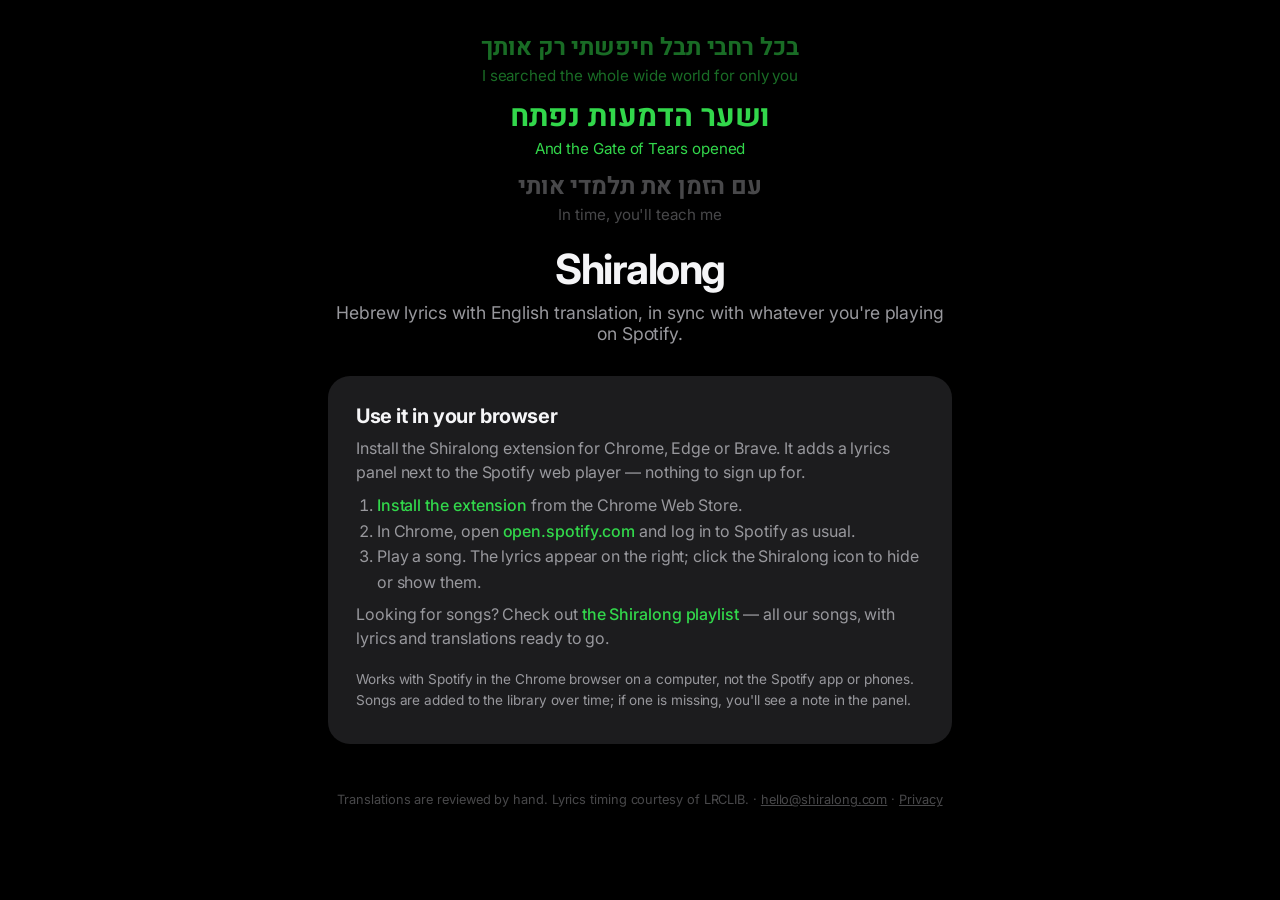
<file: index2.html>
<!DOCTYPE html>
<html lang="en">
<head>
<meta charset="utf-8">
<meta name="viewport" content="width=device-width, initial-scale=1, viewport-fit=cover">
<meta name="theme-color" content="#000000">
<meta name="color-scheme" content="dark">
<title>Shiralong · Hebrew lyrics, live</title>
<link rel="icon" href="extension/icons/48.png">
<link rel="preconnect" href="https://fonts.googleapis.com">
<link rel="preconnect" href="https://fonts.gstatic.com" crossorigin>
<link href="https://fonts.googleapis.com/css2?family=Heebo:wght@500;700&family=Inter:wght@400;500;600;700&display=swap" rel="stylesheet">
<style>
  :root {
    color-scheme: dark;
    --bg: #000; --card: #1c1c1e; --ink: #f5f5f7; --ink-2: #98989d; --dim: #48484a;
    --green: #32d74b; --green-soft: rgba(50,215,75,.14); --line: rgba(255,255,255,.1);
    --font-en: 'Inter', -apple-system, BlinkMacSystemFont, 'SF Pro Text', 'Segoe UI', Helvetica, Arial, sans-serif;
    --font-he: 'Heebo', -apple-system, 'SF Hebrew', 'Segoe UI', Arial, sans-serif;
  }
  * { box-sizing: border-box; }
  html, body { margin: 0; background: var(--bg); color: var(--ink); font-family: var(--font-en); -webkit-font-smoothing: antialiased; letter-spacing: -.005em; }
  main { max-width: 42rem; margin: 0 auto; padding: 2rem 1.5rem 4rem; }
  .hero { text-align: center; margin-bottom: 2rem; }
  .hero .demo { margin: 0 auto 1.25rem; max-width: 24rem; text-align: center; }
  .hero .line { color: var(--dim); margin-bottom: .8rem; }
  .hero .line.current { color: var(--green); }
  .hero .line.done { color: var(--green); opacity: .5; }
  .hero .he { display: block; direction: rtl; font-family: var(--font-he); font-size: 1.5rem; font-weight: 700; line-height: 1.3; }
  .hero .line.current .he { font-size: 1.9rem; }
  .hero .en { display: block; font-size: .95rem; margin-top: .15rem; }
  h1 { font-size: 2.6rem; font-weight: 700; letter-spacing: -.035em; margin: 0 0 .5rem; }
  .sub { color: var(--ink-2); font-size: 1.1rem; margin: 0; }
  .card { background: var(--card); border-radius: 22px; padding: 1.75rem; margin-bottom: 1.25rem; }
  .card h2 { font-size: 1.25rem; font-weight: 700; letter-spacing: -.02em; margin: 0 0 .5rem; }
  .card p { color: var(--ink-2); margin: .4rem 0; line-height: 1.5; }
  .card ol { color: var(--ink-2); padding-left: 1.3rem; line-height: 1.6; margin: .6rem 0 0; }
  .card ol b { color: var(--ink); font-weight: 500; }
  .card ol a, .card a.pl { color: var(--green); text-decoration: none; font-weight: 500; }
  .card ol a b { color: var(--green); }
  .primary { display: inline-block; background: var(--green); color: #fff; border-radius: 999px; padding: .75rem 1.5rem; font-weight: 600; text-decoration: none; margin-top: 1rem; }
  .primary:hover { filter: brightness(1.06); }
  .ghost { display: inline-block; background: var(--green-soft); color: var(--green); border-radius: 999px; padding: .6rem 1.2rem; font-weight: 500; text-decoration: none; margin-top: 1rem; margin-right: .5rem; }
  .small { font-size: .85rem; color: var(--ink-2); }
  code { font-family: ui-monospace, 'SF Mono', Menlo, monospace; font-size: .85em; background: var(--green-soft); padding: .1rem .4rem; border-radius: 6px; }
  footer { text-align: center; color: var(--dim); font-size: .8rem; margin-top: 3rem; }
</style>
</head>
<body>
<main>
  <section class="hero">
    <div class="demo" aria-hidden="true">
      <div class="line done"><span class="he">בכל רחבי תבל חיפשתי רק אותך</span><span class="en">I searched the whole wide world for only you</span></div>
      <div class="line current"><span class="he">ושער הדמעות נפתח</span><span class="en">And the Gate of Tears opened</span></div>
      <div class="line"><span class="he">עם הזמן את תלמדי אותי</span><span class="en">In time, you'll teach me</span></div>
    </div>
    <h1>Shiralong</h1>
    <p class="sub">Hebrew lyrics with English translation, in sync with whatever you're playing on Spotify.</p>
  </section>

  <section class="card">
    <h2>Use it in your browser</h2>
    <p>Install the Shiralong extension for Chrome, Edge or Brave. It adds a lyrics panel next to the Spotify web player — nothing to sign up for.</p>
    <ol>
      <li><a href="https://chromewebstore.google.com/detail/jemjkeklebhobefimbopdaggafegfcba" target="_blank" rel="noopener"><b>Install the extension</b></a> from the Chrome Web Store.</li>
      <li>In Chrome, open <a href="https://open.spotify.com/" target="_blank" rel="noopener"><b>open.spotify.com</b></a> and log in to Spotify as usual.</li>
      <li>Play a song. The lyrics appear on the right; click the Shiralong icon to hide or show them.</li>
    </ol>
    <p>Looking for songs? Check out <a class="pl" href="https://open.spotify.com/playlist/4oHuPHOU4VTmZAhV1zTiBg" target="_blank" rel="noopener">the Shiralong playlist</a> — all our songs, with lyrics and translations ready to go.</p>
    <p class="small" style="margin-top:1.2rem">Works with Spotify in the Chrome browser on a computer, not the Spotify app or phones. Songs are added to the library over time; if one is missing, you'll see a note in the panel.</p>
  </section>


  <footer>Translations are reviewed by hand. Lyrics timing courtesy of LRCLIB. · <a href="mailto:hello@shiralong.com" style="color:inherit">hello@shiralong.com</a> · <a href="privacy.html" style="color:inherit">Privacy</a></footer>
</main>
</body>
</html>
</file>
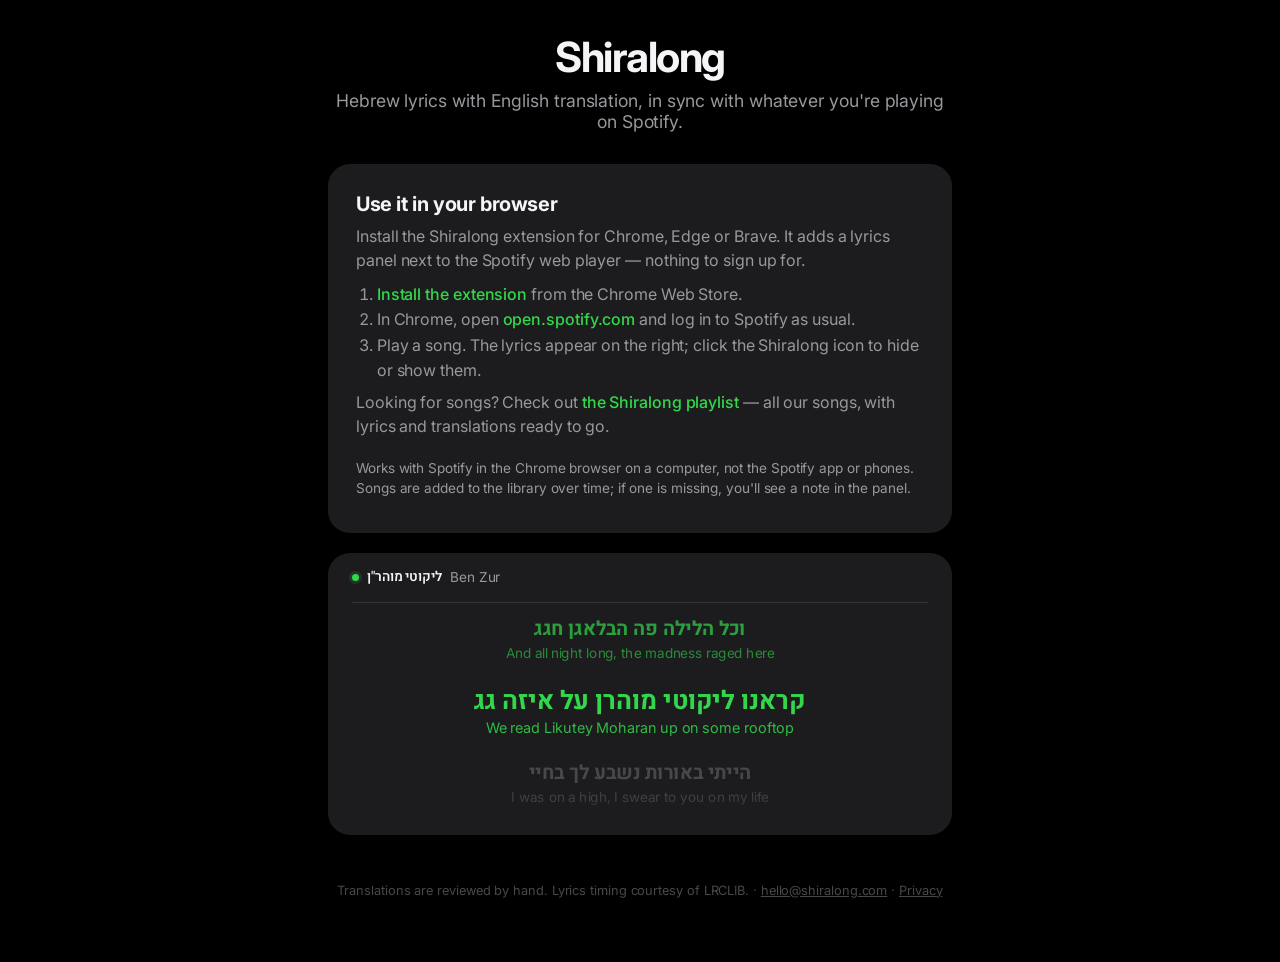
<file: index_v1.html>
<!DOCTYPE html>
<html lang="en">
<head>
<meta charset="utf-8">
<meta name="viewport" content="width=device-width, initial-scale=1, viewport-fit=cover">
<meta name="theme-color" content="#000000">
<meta name="color-scheme" content="dark">
<title>Shiralong · Hebrew lyrics, live</title>
<link rel="icon" href="extension/icons/48.png">
<link rel="preconnect" href="https://fonts.googleapis.com">
<link rel="preconnect" href="https://fonts.gstatic.com" crossorigin>
<link href="https://fonts.googleapis.com/css2?family=Heebo:wght@500;700&family=Inter:wght@400;500;600;700&display=swap" rel="stylesheet">
<style>
  :root {
    color-scheme: dark;
    --bg: #000; --card: #1c1c1e; --ink: #f5f5f7; --ink-2: #98989d; --dim: #48484a;
    --green: #32d74b; --green-soft: rgba(50,215,75,.14); --line: rgba(255,255,255,.1);
    --font-en: 'Inter', -apple-system, BlinkMacSystemFont, 'SF Pro Text', 'Segoe UI', Helvetica, Arial, sans-serif;
    --font-he: 'Heebo', -apple-system, 'SF Hebrew', 'Segoe UI', Arial, sans-serif;
  }
  * { box-sizing: border-box; }
  html, body { margin: 0; background: var(--bg); color: var(--ink); font-family: var(--font-en); -webkit-font-smoothing: antialiased; letter-spacing: -.005em; }
  main { max-width: 42rem; margin: 0 auto; padding: 2rem 1.5rem 4rem; }
  .hero { text-align: center; margin-bottom: 2rem; }
  .demo {
    margin: 0 auto 1.25rem; max-width: 42rem; text-align: center;
    background: var(--card); border-radius: 22px; padding: 0 1.5rem 1rem; overflow: hidden;
  }
  .demo-head { display: flex; align-items: center; gap: .5rem; padding: .9rem 0; border-bottom: 1px solid var(--line); font-size: .85rem; }
  .demo-dot { width: 7px; height: 7px; border-radius: 50%; background: var(--green); box-shadow: 0 0 0 3px var(--green-soft); }
  .demo-title { font-family: var(--font-he); font-weight: 600; color: var(--ink); }
  .demo-artist { color: var(--ink-2); }
  .demo-window { position: relative; height: 13.5rem; overflow: hidden; }
  .demo-window::before, .demo-window::after { content: ''; position: absolute; left: 0; right: 0; height: 1.2rem; z-index: 1; pointer-events: none; }
  .demo-window::before { top: 0; background: linear-gradient(var(--card), transparent); }
  .demo-window::after { bottom: 0; background: linear-gradient(transparent, var(--card)); }
  .demo-track { transition: transform .6s cubic-bezier(.4,0,.2,1); }
  @media (prefers-reduced-motion: reduce) { .demo-track, .demo .line { transition: none !important; } }
  .demo .line { height: 4.5rem; display: flex; flex-direction: column; justify-content: center; color: var(--dim); transition: color .35s ease, opacity .35s ease, transform .35s ease; transform: scale(.94); }
  .demo .he { display: block; direction: rtl; font-family: var(--font-he); font-size: 1.3rem; font-weight: 700; line-height: 1.25; }
  .demo .en { display: block; font-size: .9rem; margin-top: .15rem; opacity: .85; }
  .demo .line.current { color: var(--green); transform: scale(1); }
  .demo .line.current .he { font-size: 1.6rem; }
  .demo .line.done { color: var(--green); opacity: .7; }
  h1 { font-size: 2.6rem; font-weight: 700; letter-spacing: -.035em; margin: 0 0 .5rem; }
  .sub { color: var(--ink-2); font-size: 1.1rem; margin: 0; }
  .card { background: var(--card); border-radius: 22px; padding: 1.75rem; margin-bottom: 1.25rem; }
  .card h2 { font-size: 1.25rem; font-weight: 700; letter-spacing: -.02em; margin: 0 0 .5rem; }
  .card p { color: var(--ink-2); margin: .4rem 0; line-height: 1.5; }
  .card ol { color: var(--ink-2); padding-left: 1.3rem; line-height: 1.6; margin: .6rem 0 0; }
  .card ol b { color: var(--ink); font-weight: 500; }
  .card ol a, .card a.pl { color: var(--green); text-decoration: none; font-weight: 500; }
  .card ol a b { color: var(--green); }
  .primary { display: inline-block; background: var(--green); color: #fff; border-radius: 999px; padding: .75rem 1.5rem; font-weight: 600; text-decoration: none; margin-top: 1rem; }
  .primary:hover { filter: brightness(1.06); }
  .ghost { display: inline-block; background: var(--green-soft); color: var(--green); border-radius: 999px; padding: .6rem 1.2rem; font-weight: 500; text-decoration: none; margin-top: 1rem; margin-right: .5rem; }
  .small { font-size: .85rem; color: var(--ink-2); }
  code { font-family: ui-monospace, 'SF Mono', Menlo, monospace; font-size: .85em; background: var(--green-soft); padding: .1rem .4rem; border-radius: 6px; }
  footer { text-align: center; color: var(--dim); font-size: .8rem; margin-top: 3rem; }
</style>
</head>
<body>
<main>
  <section class="hero">
    <h1>Shiralong</h1>
    <p class="sub">Hebrew lyrics with English translation, in sync with whatever you're playing on Spotify.</p>
  </section>

  <section class="card">
    <h2>Use it in your browser</h2>
    <p>Install the Shiralong extension for Chrome, Edge or Brave. It adds a lyrics panel next to the Spotify web player — nothing to sign up for.</p>
    <ol>
      <li><a href="https://chromewebstore.google.com/detail/jemjkeklebhobefimbopdaggafegfcba" target="_blank" rel="noopener"><b>Install the extension</b></a> from the Chrome Web Store.</li>
      <li>In Chrome, open <a href="https://open.spotify.com/" target="_blank" rel="noopener"><b>open.spotify.com</b></a> and log in to Spotify as usual.</li>
      <li>Play a song. The lyrics appear on the right; click the Shiralong icon to hide or show them.</li>
    </ol>
    <p>Looking for songs? Check out <a class="pl" href="https://open.spotify.com/playlist/64fD77g0fco7byoKIlgc2Z" target="_blank" rel="noopener">the Shiralong playlist</a> — all our songs, with lyrics and translations ready to go.</p>
    <p class="small" style="margin-top:1.2rem">Works with Spotify in the Chrome browser on a computer, not the Spotify app or phones. Songs are added to the library over time; if one is missing, you'll see a note in the panel.</p>
  </section>


  <section class="demo" aria-hidden="true">
    <div class="demo-head"><span class="demo-dot"></span><span class="demo-title">ליקוטי מוהר"ן</span><span class="demo-artist">Ben Zur</span></div>
    <div class="demo-window"><div class="demo-track" id="demoTrack"></div></div>
  </section>

  <footer>Translations are reviewed by hand. Lyrics timing courtesy of LRCLIB. · <a href="mailto:hello@shiralong.com" style="color:inherit">hello@shiralong.com</a> · <a href="privacy.html" style="color:inherit">Privacy</a></footer>
</main>
<script>
  (() => {
    const lyrics = [[3.963, "וכל הלילה פה הבלאגן חגג", "And all night long, the madness raged here"], [14.476, "קראנו ליקוטי מוהרן על איזה גג", "We read Likutey Moharan up on some rooftop"], [16.88, "הייתי באורות נשבע לך בחיי", "I was on a high, I swear to you on my life"], [19.382, "את לא יודעת שמצאת חן בעייני", "You don't know you've found favor in my eyes"], [21.801, "לאט גרמת לי להבין שיש הבדל גדול", "Slowly, you made me see there's a world of difference"], [24.338, "בין אהבה לתאווה זה מסוכן ליפול", "Between love and lust—it’s dangerous to fall"], [26.917, "ויש דברים שאני כל כך מפחד לשאול", "And there are things I'm so afraid to ask"], [29.487, "אולי עדיף לא לדעת הכל", "Maybe it's better not to know everything"], [31.594, "בכל רחבי תבל חיפשתי רק אותך", "I searched the whole wide world for only you"], [36.941, "ושער הדמעות נפתח", "And the gate of tears opened"], [39.495, "עם הזמן את תלמדי אותי", "With time, you'll teach me"], [43.421, "אני כמוך ומכאן תשארי איתי", "I'm like you, and from now on, stay with me"], [48.243, "הנצח גדול", "Eternity is vast"], [50.314, "אם לא את אז מי תבין אותי", "If not you, then who will understand me"], [54.301, "את כל השריטות", "All my scars"], [56.433, "מאמי שימי יד נזרוק את הפחד מכל המדרגות", "Baby, take my hand—we'll throw fear down every flight of stairs"], [65.969, "אם נספר את הסיפור מהתחלה", "If we tell the story from the beginning"], [68.302, "באתי לחפש אמת לא תהילה", "I came looking for truth, not fame"], [70.638, "רחוק בגוף אבל קרוב בלב", "Far away in body, but close at heart"], [73.353, "היצרים רוצים להתקרב", "Our desires want to draw closer"], [75.603, "ואיך גרמת לי להבין", "And how you made me understand"], [77.133, "זה לא שחור לבן", "It isn't black and white"], [78.313, "אם תחפש רחוק תראה שיש שם אור קטן", "If you look far away, you'll see a little light there"], [80.768, "כשזה נכון אז זה מגיע בדיוק בזמן", "When it's right, it comes at exactly the right time"], [83.204, "חכה שיגיע סימן", "Wait for a sign to come"], [85.494, "חיבוק של נשמות אחר כך כל השאר", "An embrace of souls, and then everything else"], [90.513, "איתך העצב מאושר", "With you, even sadness is happy"], [93.458, "עם הזמן את תלמדי אותי", "With time, you'll teach me"], [97.289, "אני כמוך ומכאן תשארי איתי", "I'm like you, and from now on, stay with me"], [102.053, "הנצח גדול", "Eternity is vast"], [103.969, "אם לא את אז מי תבין אותי", "If not you, then who will understand me"], [108.431, "את כל השריטות", "All my scars"], [110.504, "מאמי שימי יד נזרוק את הפחד מכל המדרגות", "Baby, take my hand—we'll throw fear down every flight of stairs"], [115.485, "אם לא את אז מי תבין אותי", "If not you, then who will understand me"], [136.499, "את כל השריטות", "All my scars"], [138.487, "מאמי שימי יד נזרוק את הפחד מכל המדרגות", "Baby, take my hand—we'll throw fear down every flight of stairs"], [145.519, "עם הזמן את תלמדי אותי", "With time, you'll teach me"], [149.494, "אני כמוך ומכאן תשארי איתי", "I'm like you, and from now on, stay with me"], [154.188, "הנצח גדול", "Eternity is vast"], [156.175, "אם לא את אז מי תבין אותי", "If not you, then who will understand me"], [160.276, "את כל השריטות", "All my scars"], [162.812, "מאמי שימי יד נזרוק את הפחד מכל המדרגות", "Baby, take my hand—we'll throw fear down every flight of stairs"]];
    const N = lyrics.length;
    // Circular strip: [last] + all lines + [first, second], so three lines are always visible and the loop is seamless.
    const strip = [lyrics[N - 1], ...lyrics, lyrics[0], lyrics[1]];
    const track = document.getElementById('demoTrack');
    track.innerHTML = strip.map(([, he, en]) => `<div class="line"><span class="he">${he}</span><span class="en">${en}</span></div>`).join('');
    const els = [...track.children];
    const rem = () => parseFloat(getComputedStyle(document.documentElement).fontSize);
    let pos = 2;                                   // strip position of the current line (2 = the song's second line)
    const paint = (animate = true) => {
      track.style.transition = animate ? '' : 'none';
      els.forEach((l, k) => { l.className = 'line' + (k < pos ? ' done' : k === pos ? ' current' : ''); });
      track.style.transform = `translateY(${(1 - pos) * 4.5 * rem()}px)`;
      if (!animate) void track.offsetHeight;        // flush so the next change animates again
    };
    paint(false);
    if (window.matchMedia('(prefers-reduced-motion: reduce)').matches) return;
    const gapAfter = (k) => {                       // real timing from the library, with long instrumental gaps shortened
      const cur = lyrics[k][0], next = k + 1 < N ? lyrics[k + 1][0] : cur + 3;
      return Math.min(5, Math.max(1.2, next - cur)) * 1000;
    };
    const step = () => {
      const k = pos - 1;                             // index into lyrics
      setTimeout(() => {
        pos++;
        paint();
        if (pos === N + 1) {                         // showing the copied first line: snap back to the real one
          setTimeout(() => { pos = 1; paint(false); }, 650);
        }
        step();
      }, gapAfter(k));
    };
    step();
  })();
</script>
</body>
</html>
</file>
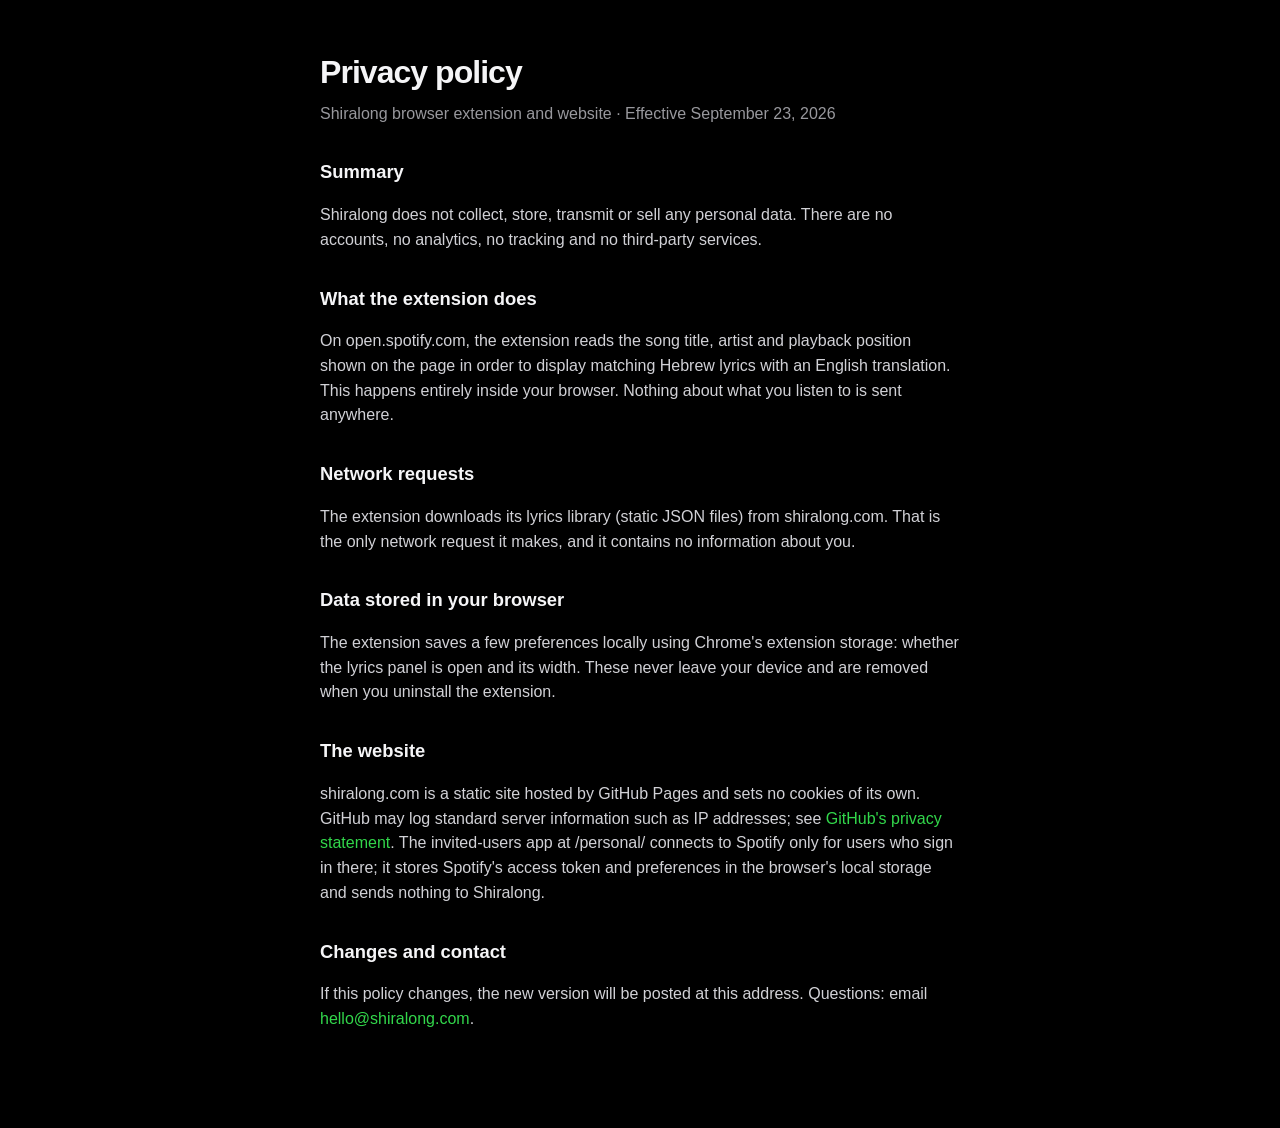
<file: privacy.html>
<!DOCTYPE html>
<html lang="en">
<head>
<meta charset="utf-8">
<meta name="viewport" content="width=device-width, initial-scale=1">
<meta name="color-scheme" content="dark">
<title>Shiralong · Privacy policy</title>
<link rel="icon" href="extension/icons/48.png">
<style>
  :root { color-scheme: dark; }
  html, body { margin: 0; background: #000; color: #f5f5f7; font-family: -apple-system, BlinkMacSystemFont, 'SF Pro Text', 'Segoe UI', Helvetica, Arial, sans-serif; -webkit-font-smoothing: antialiased; }
  main { max-width: 40rem; margin: 0 auto; padding: 3rem 1.5rem 5rem; line-height: 1.55; }
  h1 { font-size: 2rem; letter-spacing: -.03em; margin: 0 0 .25rem; }
  .date { color: #98989d; margin: 0 0 2rem; }
  h2 { font-size: 1.15rem; margin: 2rem 0 .5rem; }
  p, li { color: #d1d1d6; }
  a { color: #32d74b; text-decoration: none; }
</style>
</head>
<body>
<main>
  <h1>Privacy policy</h1>
  <p class="date">Shiralong browser extension and website · Effective September 23, 2026</p>

  <h2>Summary</h2>
  <p>Shiralong does not collect, store, transmit or sell any personal data. There are no accounts, no analytics, no tracking and no third-party services.</p>

  <h2>What the extension does</h2>
  <p>On open.spotify.com, the extension reads the song title, artist and playback position shown on the page in order to display matching Hebrew lyrics with an English translation. This happens entirely inside your browser. Nothing about what you listen to is sent anywhere.</p>

  <h2>Network requests</h2>
  <p>The extension downloads its lyrics library (static JSON files) from shiralong.com. That is the only network request it makes, and it contains no information about you.</p>

  <h2>Data stored in your browser</h2>
  <p>The extension saves a few preferences locally using Chrome's extension storage: whether the lyrics panel is open and its width. These never leave your device and are removed when you uninstall the extension.</p>

  <h2>The website</h2>
  <p>shiralong.com is a static site hosted by GitHub Pages and sets no cookies of its own. GitHub may log standard server information such as IP addresses; see <a href="https://docs.github.com/en/site-policy/privacy-policies/github-general-privacy-statement">GitHub's privacy statement</a>. The invited-users app at /personal/ connects to Spotify only for users who sign in there; it stores Spotify's access token and preferences in the browser's local storage and sends nothing to Shiralong.</p>

  <h2>Changes and contact</h2>
  <p>If this policy changes, the new version will be posted at this address. Questions: email <a href="mailto:hello@shiralong.com">hello@shiralong.com</a>.</p>
</main>
</body>
</html>
</file>
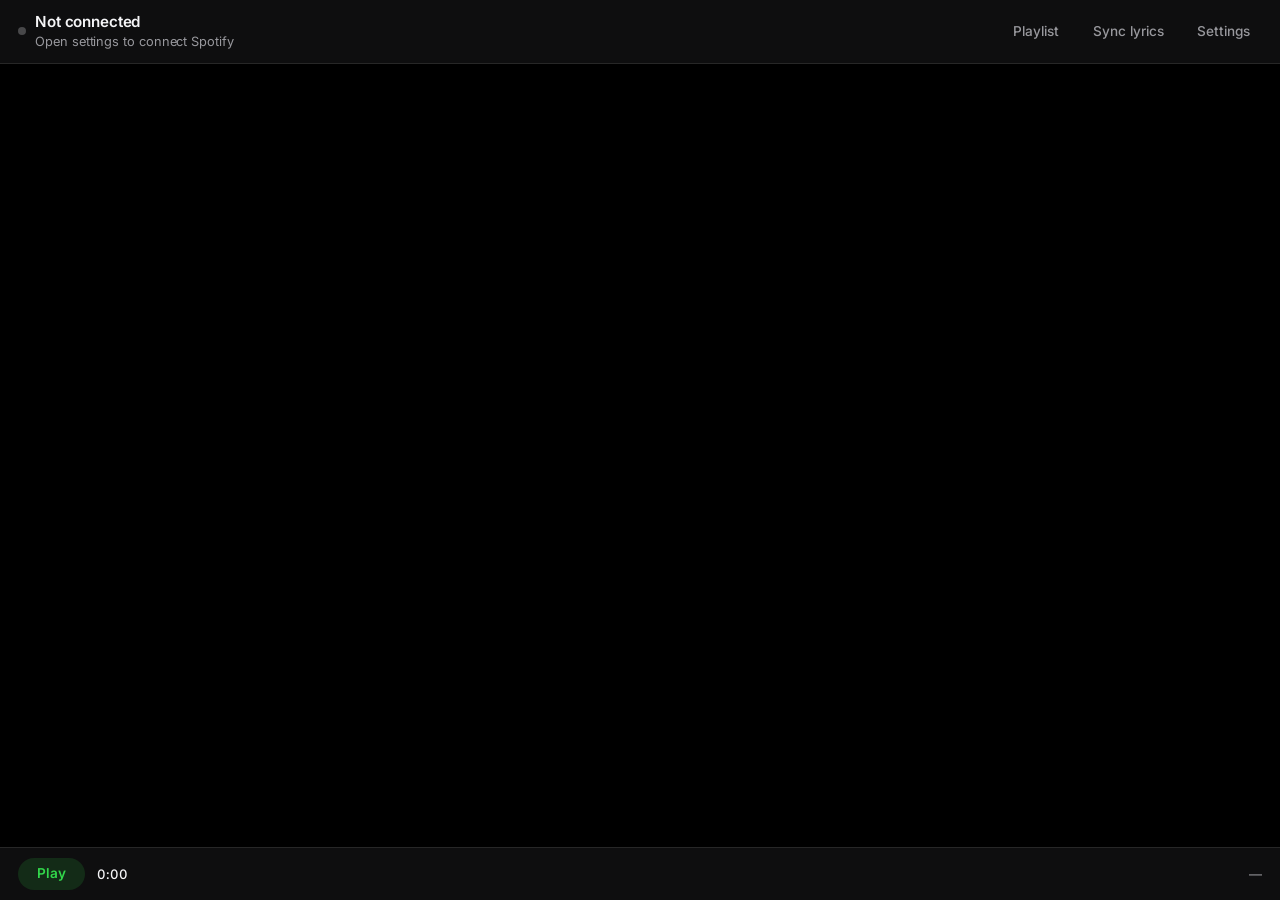
<file: personal/index1.html>
<!DOCTYPE html>
<html lang="en">
<head>
<meta charset="utf-8">
<meta name="viewport" content="width=device-width, initial-scale=1, viewport-fit=cover">
<meta name="theme-color" content="#000000">
<meta name="color-scheme" content="dark">
<title>Shiralong · Hebrew lyrics, live</title>
<link rel="preconnect" href="https://fonts.googleapis.com">
<link rel="preconnect" href="https://fonts.gstatic.com" crossorigin>
<link href="https://fonts.googleapis.com/css2?family=Heebo:wght@300;400;500;600;700&family=Inter:wght@300;400;500;600&display=swap" rel="stylesheet">
<style>
  :root {
    color-scheme: dark;
    --bg: #000000;
    --surface: rgba(20,20,22,.72);
    --card: #1c1c1e;
    --ink: #f5f5f7;
    --ink-2: #98989d;
    --dim: #48484a;
    --green: #32d74b;
    --green-soft: rgba(50,215,75,.14);
    --line: rgba(255,255,255,.10);
    --field: #2c2c2e;
    --shadow: 0 1px 2px rgba(0,0,0,.4), 0 8px 24px rgba(0,0,0,.35);
    --font-en: 'Inter', -apple-system, BlinkMacSystemFont, 'SF Pro Text', 'Segoe UI', Helvetica, Arial, sans-serif;
    --font-he: 'Heebo', -apple-system, BlinkMacSystemFont, 'SF Hebrew', 'Segoe UI', Arial, sans-serif;
    box-sizing: border-box;
    padding-top: env(safe-area-inset-top, 0px);
    padding-bottom: env(safe-area-inset-bottom, 0px);
  }
  *, *::before, *::after { box-sizing: inherit; }
  html { scroll-padding-top: env(safe-area-inset-top, 0px); -webkit-text-size-adjust: 100%; }
  html, body { height: 100%; margin: 0; }
  body {
    background: var(--bg); color: var(--ink);
    font-family: var(--font-en); font-weight: 400; line-height: 1.45;
    -webkit-font-smoothing: antialiased; letter-spacing: -.005em;
    display: flex; flex-direction: column;
  }
  button, input, textarea, select { font: inherit; color: inherit; }
  button { cursor: pointer; -webkit-tap-highlight-color: transparent; }
  button:focus-visible, input:focus-visible, textarea:focus-visible, select:focus-visible { outline: 2px solid var(--green); outline-offset: 2px; }
  code { font-family: ui-monospace, 'SF Mono', Menlo, monospace; font-size: .85em; background: var(--green-soft); color: var(--ink); padding: .1rem .4rem; border-radius: 6px; word-break: break-all; }

  /* Top bar — frosted */
  header {
    display: flex; align-items: center; gap: .6rem;
    padding: .7rem 1.1rem;
    position: sticky; top: env(safe-area-inset-top, 0px); z-index: 5;
    background: var(--surface);
    -webkit-backdrop-filter: saturate(180%) blur(20px); backdrop-filter: saturate(180%) blur(20px);
    border-bottom: 1px solid var(--line);
  }
  header .now { flex: 1; min-width: 0; }
  header .now .title { font-size: .95rem; font-weight: 600; white-space: nowrap; overflow: hidden; text-overflow: ellipsis; letter-spacing: -.01em; }
  header .now .artist { font-size: .8rem; color: var(--ink-2); white-space: nowrap; overflow: hidden; text-overflow: ellipsis; }
  .iconbtn {
    background: transparent; border: none; border-radius: 999px;
    padding: .4rem .75rem; font-size: .85rem; font-weight: 500; color: var(--ink-2);
    transition: background .15s, color .15s;
  }
  .iconbtn:hover { background: var(--green-soft); color: var(--ink); }
  .dot { width: 8px; height: 8px; border-radius: 50%; background: var(--dim); flex: none; transition: background .3s; }
  .dot.on { background: var(--green); box-shadow: 0 0 0 3px var(--green-soft); }
  @media (max-width: 480px) { .iconbtn { padding: .4rem .5rem; font-size: .8rem; } }

  /* Lyrics stage */
  main { flex: 1; overflow-y: auto; scroll-behavior: smooth; }
  @media (prefers-reduced-motion: reduce) { main { scroll-behavior: auto; } }
  .stage { max-width: 40rem; margin: 0 auto; padding: 38vh 1.5rem 45vh; }
  .line { margin: 0 0 2rem; text-align: center; color: var(--dim); transition: color .12s ease, opacity .25s ease, transform .25s ease; transform: scale(.96); transform-origin: center; }
  .line .he {
    display: block; direction: rtl; unicode-bidi: isolate;
    font-family: var(--font-he); font-size: 1.7rem; font-weight: 600; line-height: 1.35; letter-spacing: -.01em;
  }
  .line .en { display: block; margin-top: .3rem; font-size: 1rem; font-weight: 400; color: inherit; opacity: .85; }
  .line.current { color: var(--green); transform: scale(1); }
  .line.current .he { font-size: 2.2rem; }
  .line.current .en { font-size: 1.15rem; opacity: 1; }
  .line.done { color: var(--green); opacity: .55; }
  .line.upcoming { opacity: .8; }
  .stage.static { padding-top: 2.5rem; padding-bottom: 6rem; }
  .stage.static .line { color: var(--ink); opacity: 1; transform: none; margin-bottom: 1.6rem; }
  .stage.static .line .en { color: var(--ink-2); }
  @media (max-width: 480px) {
    .line .he { font-size: 1.45rem; }
    .line.current .he { font-size: 1.85rem; }
  }

  /* Message cards */
  .msg { max-width: 30rem; margin: 14vh auto 3rem; padding: 2rem 1.75rem; text-align: center; background: var(--card); border-radius: 22px; box-shadow: var(--shadow); }
  .msg h1 { font-weight: 700; font-size: 1.9rem; letter-spacing: -.03em; margin: 0 0 .5rem; }
  .msg p { color: var(--ink-2); margin: .4rem 0; font-size: .95rem; }
  #settings .msg { text-align: left; }
  #settings .msg h1 { font-size: 1.5rem; }
  .primary {
    background: var(--green); color: #fff; border: none; border-radius: 999px;
    padding: .7rem 1.4rem; font-weight: 600; font-size: .95rem; margin-top: 1rem;
    transition: transform .12s, filter .15s;
  }
  .primary:hover { filter: brightness(1.06); }
  .primary:active { transform: scale(.97); }
  .ghost { background: var(--green-soft); border: none; color: var(--green); border-radius: 999px; padding: .55rem 1.1rem; font-weight: 500; font-size: .9rem; margin-top: .6rem; transition: filter .15s; }
  .ghost:hover { filter: brightness(.95); }
  .field { margin: 1rem 0 0; text-align: left; }
  .field label { display: block; font-size: .8rem; font-weight: 500; color: var(--ink-2); margin-bottom: .35rem; }
  .field input, .field textarea, .field select {
    width: 100%; background: var(--field); border: 1px solid var(--line); border-radius: 12px;
    padding: .65rem .8rem; color: var(--ink); transition: border-color .15s, box-shadow .15s;
  }
  .field input:focus, .field textarea:focus, .field select:focus { outline: none; border-color: var(--green); box-shadow: 0 0 0 3px var(--green-soft); }
  .field input[type="checkbox"] { width: auto; margin-right: .5rem; accent-color: var(--green); }
  .field textarea { min-height: 9rem; resize: vertical; line-height: 1.55; }
  .field textarea.he { direction: rtl; font-family: var(--font-he); font-size: 1.05rem; }

  /* Bottom bar */
  footer {
    border-top: 1px solid var(--line);
    padding: .6rem 1.1rem; padding-bottom: calc(.6rem + env(safe-area-inset-bottom, 0px));
    display: flex; align-items: center; gap: .75rem; font-size: .82rem; color: var(--ink-2);
    background: var(--surface);
    -webkit-backdrop-filter: saturate(180%) blur(20px); backdrop-filter: saturate(180%) blur(20px);
  }
  footer .iconbtn { background: var(--green-soft); color: var(--green); font-weight: 600; min-width: 4.2rem; }
  footer .time { font-variant-numeric: tabular-nums; min-width: 3rem; color: var(--ink); font-weight: 500; }
  footer .spacer { flex: 1; }
  footer #status { white-space: nowrap; overflow: hidden; text-overflow: ellipsis; }

  /* Editor & playlist pages */
  .editor { max-width: 44rem; margin: 0 auto; padding: 2rem 1.25rem 7rem; }
  .editor h1 { font-weight: 700; font-size: 1.9rem; letter-spacing: -.03em; margin: 0 0 .3rem; }
  .editor p { color: var(--ink-2); margin: .3rem 0 1rem; font-size: .95rem; }
  .cols { display: grid; grid-template-columns: 1fr 1fr; gap: 1rem; }
  @media (max-width: 640px) { .cols { grid-template-columns: 1fr; } }
  .tap-list { list-style: none; padding: 0; margin: 1.2rem 0; background: var(--card); border-radius: 16px; box-shadow: var(--shadow); overflow: hidden; }
  .tap-list:empty { display: none; }
  .tap-list li { display: grid; grid-template-columns: 3.8rem 1fr; gap: .8rem; padding: .7rem 1rem; align-items: baseline; border-bottom: 1px solid var(--line); }
  .tap-list li:last-child { border-bottom: none; }
  .tap-list li.next { background: var(--green-soft); }
  .tap-list li.stamped .t { color: var(--green); }
  .tap-list .t { font-variant-numeric: tabular-nums; color: var(--dim); font-size: .85rem; }
  .tap-list .he { direction: rtl; text-align: right; font-family: var(--font-he); font-size: 1.05rem; font-weight: 500; }
  .tap-list .en { color: var(--ink-2); font-size: .88rem; }
  .tapbtn {
    position: fixed; left: 50%; transform: translateX(-50%);
    bottom: calc(4.5rem + env(safe-area-inset-bottom, 0px));
    background: var(--green); color: #fff; border: none; border-radius: 999px;
    padding: 1rem 2.4rem; font-size: 1.1rem; font-weight: 600; box-shadow: 0 10px 30px rgba(48,180,90,.35);
  }
  .tapbtn:active { transform: translateX(-50%) scale(.96); }
  pre.out { background: var(--card); box-shadow: var(--shadow); padding: 1rem; border-radius: 12px; overflow-x: auto; font-size: .78rem; white-space: pre; }
  .static-bar { display: flex; align-items: center; justify-content: center; gap: .8rem; margin: 0 0 1.5rem; font-size: .85rem; color: var(--ink-2); }
  .static-bar .ghost { margin: 0; }
  .hidden { display: none !important; }
</style>
</head>
<body>

<header>
  <span class="dot" id="dot" title="Spotify connection"></span>
  <div class="now">
    <div class="title" id="nowTitle">Not connected</div>
    <div class="artist" id="nowArtist">Open settings to connect Spotify</div>
  </div>
  <button class="iconbtn" id="btnBatch">Playlist</button>
  <button class="iconbtn" id="btnEditor">Sync lyrics</button>
  <button class="iconbtn" id="btnSettings">Settings</button>
</header>

<main id="main">
  <!-- Viewer -->
  <section id="viewer">
    <div class="stage" id="stage"></div>
    <div class="msg hidden" id="viewerMsg"></div>
  </section>

  <!-- Settings -->
  <section id="settings" class="hidden">
    <div class="msg">
      <h1>Settings</h1>
      <p>Connect with your own Spotify account. The site only reads what you're playing.</p>
      <div id="clientIdBox">
        <p>Site owner: paste the Client ID from your Spotify Developer app (or set it in index.html). The app's redirect URI must be exactly:</p>
        <p><code id="redirectUri"></code></p>
        <div class="field">
          <label for="clientId">Spotify Client ID</label>
          <input id="clientId" autocomplete="off" spellcheck="false">
        </div>
      </div>
      <button class="primary" id="btnConnect">Connect Spotify</button><br>
      <button class="ghost" id="btnDisconnect">Disconnect</button>
      <button class="ghost" id="btnBack1">Back to lyrics</button>
      <div class="field">
        <label for="offset">Timing offset for the current song (seconds, + = lyrics later)</label>
        <input id="offset" type="number" step="0.1" value="0">
      </div>

      <h1 style="margin-top:2.5rem">Automatic lyrics</h1>
      <p>New songs are looked up on LRCLIB (a free lyrics database with timings) and translated with the service you pick. Everything is stored only in this browser.</p>
      <div class="field">
        <label><input id="autoFetch" type="checkbox" checked> Fetch and translate new songs automatically</label>
      </div>
      <div class="field">
        <label for="translator">Translation service</label>
        <select id="translator">
          <option value="anthropic">Claude (Anthropic API key)</option>
          <option value="openai">OpenAI (API key)</option>
          <option value="mymemory">MyMemory (free, no key, rougher quality)</option>
        </select>
      </div>
      <div class="field" id="apiKeyField">
        <label for="apiKey">API key (kept in this browser only)</label>
        <input id="apiKey" type="password" autocomplete="off" spellcheck="false">
      </div>
      <div class="field" id="wsField">
        <label for="wsId">Anthropic workspace ID (only if the key isn't scoped to a workspace — starts with wrkspc_)</label>
        <input id="wsId" autocomplete="off" spellcheck="false">
      </div>
      <div class="field" id="modelField">
        <label for="modelId">Model (Claude: claude-sonnet-4-6, claude-sonnet-5, claude-opus-5, claude-haiku-4-5 · OpenAI: gpt-5.6-sol, gpt-5.6-terra, gpt-5.6-luna)</label>
        <input id="modelId" autocomplete="off" spellcheck="false">
      </div>
      <button class="ghost" id="btnSaveTranslator">Save</button>
      <button class="ghost" id="btnClearCache">Forget fetched songs</button>
    </div>
  </section>

  <!-- Playlist batch -->
  <section id="batch" class="hidden">
    <div class="editor">
      <h1>Translate a whole playlist</h1>
      <p>Looks up and translates every song in a playlist once, using the service in Settings, and stores the results in this browser. When it finishes, download <code>songs.json</code> and commit it to the repo so everyone gets the lyrics with no API key. Songs already done are skipped, so you can stop and resume.</p>
      <div class="field">
        <label for="plUrl">Playlist link, or "liked" for your Liked Songs</label>
        <input id="plUrl" placeholder="https://open.spotify.com/playlist/… or liked" spellcheck="false">
      </div>
      <div class="field">
        <label><input id="plRetry" type="checkbox"> Retry songs that weren't found last time</label>
      </div>
      <button class="primary" id="btnBatchStart">Start</button>
      <button class="ghost" id="btnBatchStop">Stop</button>
      <button class="ghost" id="btnDownloadJson">Download songs.json (everything)</button>
      <button class="ghost" id="btnDownloadAdded">Download songs_added.json (only new or changed)</button>
      <button class="ghost" id="btnDownloadReport">Download report</button>
      <button class="ghost" id="btnFillDur">Fill track lengths</button>
      <button class="ghost" id="btnBack3">Back to lyrics</button>
      <p id="plProgress" style="margin-top:1.2rem"></p>
      <ol class="tap-list" id="plLog"></ol>
    </div>
  </section>

  <!-- Sync editor -->
  <section id="editor" class="hidden">
    <div class="editor">
      <h1>Sync lyrics</h1>
      <p>Usually you won't need this page: new songs are fetched and translated automatically. Use it when a song isn't found, or to fix a translation or timing. Fill the boxes (or press the buttons), then either use the fetched timings or tap <b>Now</b> / Space at the start of each line.</p>
      <div class="field">
        <label for="edTrack">Spotify track ID</label>
        <input id="edTrack" placeholder="Fills in automatically from what's playing" spellcheck="false">
      </div>
      <button class="ghost" id="btnFetchLyrics">Fetch Hebrew lyrics</button>
      <button class="ghost" id="btnShironet">Search Shironet</button>
      <button class="ghost" id="btnGenius">Search Genius</button>
      <button class="ghost" id="btnTranslate">Translate to English</button>
      <button class="ghost hidden" id="btnUseTimes">Use fetched timings</button>
      <button class="ghost" id="btnSaveUntimed">Save without timings</button>
      <span id="edStatus" style="color:#a6a9bb;font-size:.9rem;margin-left:.5rem"></span>
      <div class="cols">
        <div class="field"><label for="edHe">Hebrew</label><textarea id="edHe" class="he"></textarea></div>
        <div class="field"><label for="edEn">English</label><textarea id="edEn"></textarea></div>
      </div>
      <div class="cols">
        <div class="field"><label for="edTitle">Title</label><input id="edTitle"></div>
        <div class="field"><label for="edArtist">Artist</label><input id="edArtist"></div>
      </div>
      <button class="primary" id="btnStartTap">Start tapping</button>
      <button class="ghost" id="btnResetTap">Reset times</button>
      <button class="ghost" id="btnBack2">Back to lyrics</button>
      <ol class="tap-list" id="tapList"></ol>
      <div id="outWrap" class="hidden">
        <p>Saved in this browser. To keep it across devices, add this entry to <code>songs_added.json</code> in your repo (inside the outer braces, comma-separated from the previous entry):</p>
        <pre class="out" id="out"></pre>
        <button class="ghost" id="btnCopy">Copy JSON</button>
      </div>
    </div>
    <button class="tapbtn hidden" id="tapNow">Now</button>
  </section>
</main>

<footer>
  <button class="iconbtn" id="btnPlayPause">Play</button>
  <span class="time" id="timeNow">0:00</span>
  <span class="spacer"></span>
  <span id="status">—</span>
</footer>

<script>
(() => {
  'use strict';

  // ---------- Config ----------
  // Your Spotify app's Client ID (public, not a secret). Visitors then just press "Connect Spotify".
  const SPOTIFY_CLIENT_ID = 'd58683844d184f28b8a30607f2f76fe2';
  const SCOPES = 'user-read-playback-state user-modify-playback-state user-read-currently-playing playlist-read-private user-library-read';
  const REDIRECT = location.origin + location.pathname;
  const LS = {
    get: (k, d = null) => { try { const v = localStorage.getItem(k); return v === null ? d : v; } catch { return d; } },
    set: (k, v) => { try { localStorage.setItem(k, v); } catch {} },
    del: (k) => { try { localStorage.removeItem(k); } catch {} },
  };

  // ---------- DOM ----------
  const $ = (id) => document.getElementById(id);
  const el = {
    dot: $('dot'), nowTitle: $('nowTitle'), nowArtist: $('nowArtist'),
    main: $('main'), viewer: $('viewer'), stage: $('stage'), viewerMsg: $('viewerMsg'),
    settings: $('settings'), editor: $('editor'), batch: $('batch'),
    clientId: $('clientId'), redirectUri: $('redirectUri'), offset: $('offset'),
    timeNow: $('timeNow'), status: $('status'), playPause: $('btnPlayPause'),
    edTrack: $('edTrack'), edHe: $('edHe'), edEn: $('edEn'), edTitle: $('edTitle'), edArtist: $('edArtist'),
    tapList: $('tapList'), tapNow: $('tapNow'), out: $('out'), outWrap: $('outWrap'),
  };
  el.redirectUri.textContent = REDIRECT;
  const builtInClientId = SPOTIFY_CLIENT_ID.startsWith('PASTE') ? '' : SPOTIFY_CLIENT_ID;
  el.clientId.value = LS.get('sp_client_id', '') || builtInClientId;
  $('clientIdBox').classList.toggle('hidden', !!builtInClientId);

  // ---------- State ----------
  let songs = {};            // trackId -> {title, artist, lines:[{t,he,en}]}
  let repoBase = {};         // the repo's songs.json as loaded, to know what is already committed there
  let track = null;          // {id, title, artist, durationMs}
  let playing = false;
  let progressAtFetch = 0;   // ms
  let fetchedAt = 0;         // performance.now()
  let currentSong = null;    // song for the current track
  let lineEls = [];
  let isStatic = false;
  let lastCurrentIdx = -1;
  let demoTimer = null;

  // ---------- Views ----------
  function show(view) {
    for (const v of ['viewer', 'settings', 'editor', 'batch']) el[v].classList.toggle('hidden', v !== view);
    el.tapNow.classList.toggle('hidden', !(view === 'editor' && tapping));
    el.main.scrollTop = 0;
  }
  $('btnSettings').onclick = () => show('settings');
  $('btnBatch').onclick = () => show('batch');
  $('btnBack3').onclick = () => show('viewer');
  $('btnEditor').onclick = () => { openEditor(); show('editor'); };
  $('btnBack1').onclick = () => show('viewer');
  $('btnBack2').onclick = () => show('viewer');

  function message(html) {
    el.stage.innerHTML = '';
    el.viewerMsg.innerHTML = html;
    el.viewerMsg.classList.remove('hidden');
  }

  // ---------- Lyrics data ----------
  async function loadSongs() {
    songs = {}; repoBase = {};
    for (const file of ['../songs.json', '../songs_added.json']) {   // hand-added file wins over the batch file
      try {
        const r = await fetch(file, { cache: 'no-store' });
        if (r.ok) {
          const data = await r.json();
          if (file === '../songs.json') repoBase = JSON.parse(JSON.stringify(data));   // what the big file already has
          for (const [id, entry] of Object.entries(data)) {
            if (songs[id] && songs[id].duration && !entry.duration) entry.duration = songs[id].duration;
            songs[id] = entry;
          }
        }
        else if (file === 'songs.json') el.status.textContent = 'Could not load songs.json';
      } catch (e) { if (file === 'songs.json') el.status.textContent = 'Could not load songs.json'; }
    }
    for (const [id, entry] of Object.entries(cacheRead())) {   // songs fetched in this browser win over the repo files
      if (songs[id] && songs[id].duration && !entry.duration) entry.duration = songs[id].duration;
      songs[id] = entry;
    }
  }
  function cacheRead() { try { return JSON.parse(LS.get('songs_cache', '{}')) || {}; } catch { return {}; } }
  let storageWarned = false;
  function cacheWrite(id, entry) {
    const c = cacheRead(); c[id] = entry;
    try { localStorage.setItem('songs_cache', JSON.stringify(c)); }
    catch (e) { if (!storageWarned) { storageWarned = true; alert('Browser storage is full. Press "Download songs.json" now, commit it to the repo, then use "Forget fetched songs" in Settings and continue.'); } }
  }

  // ---------- Automatic lyrics: LRCLIB + translation ----------
  const el2 = { autoFetch: $('autoFetch'), translator: $('translator'), apiKey: $('apiKey'), apiKeyField: $('apiKeyField'), edStatus: $('edStatus'), useTimes: $('btnUseTimes') };
  el2.autoFetch.checked = LS.get('auto_fetch', '1') === '1';
  el2.translator.value = LS.get('translator', 'anthropic');
  el2.apiKey.value = LS.get('api_key_' + el2.translator.value, '');
  const DEFAULT_MODEL = { anthropic: 'claude-sonnet-4-6', openai: 'gpt-5.6-sol' };
  const modelFor = (p) => LS.get('model_' + p, '') || DEFAULT_MODEL[p] || '';
  const syncKeyField = () => {
    el2.apiKeyField.classList.toggle('hidden', el2.translator.value === 'mymemory');
    $('wsField').classList.toggle('hidden', el2.translator.value !== 'anthropic');
    $('modelField').classList.toggle('hidden', el2.translator.value === 'mymemory');
    el2.apiKey.value = LS.get('api_key_' + el2.translator.value, '');
    $('modelId').value = modelFor(el2.translator.value);
  };
  $('modelId').oninput = () => LS.set('model_' + el2.translator.value, $('modelId').value.trim());
  $('wsId').value = LS.get('anthropic_ws', '');
  $('wsId').oninput = () => LS.set('anthropic_ws', $('wsId').value.trim());
  syncKeyField();
  el2.translator.onchange = () => { LS.set('translator', el2.translator.value); syncKeyField(); };
  el2.apiKey.oninput = () => LS.set('api_key_' + el2.translator.value, el2.apiKey.value.trim());
  el2.autoFetch.onchange = () => LS.set('auto_fetch', el2.autoFetch.checked ? '1' : '0');
  $('btnSaveTranslator').onclick = () => {
    LS.set('translator', el2.translator.value);
    LS.set('api_key_' + el2.translator.value, el2.apiKey.value.trim());
    $('btnSaveTranslator').textContent = 'Saved';
    setTimeout(() => $('btnSaveTranslator').textContent = 'Save', 1500);
  };
  $('btnClearCache').onclick = () => { LS.del('songs_cache'); loadSongs().then(renderForTrack); };

  // Parse "[mm:ss.xx] text" lines into [{t, he}]
  function parseLrc(lrc) {
    const out = [];
    for (const raw of lrc.split('\n')) {
      const m = raw.match(/^\s*\[(\d+):(\d+(?:\.\d+)?)\]\s*(.*)$/);
      if (!m) continue;
      const text = m[3].trim();
      if (!text) continue;                                   // skip empty timestamps (instrumental gaps)
      out.push({ t: Math.round((Number(m[1]) * 60 + Number(m[2])) * 100) / 100, he: text });
    }
    return out;
  }

  // Look the track up on LRCLIB (several query variants), then lyrics.ovh as an untimed fallback.
  async function fetchLrclib(tr) {
    const artist = tr.artist.split(',')[0].trim();
    const title = tr.title.replace(/\s*[\(\[-].*$/, '').trim() || tr.title;   // drop "(feat…)", "- Remastered"
    const queries = [
      { track_name: tr.title, artist_name: artist },
      { track_name: title, artist_name: artist },
      { q: `${title} ${artist}` },
      { track_name: title },
      { q: title },
    ];
    const dur = (tr.durationMs || 0) / 1000;
    for (const params of queries) {
      const r = await fetch('https://lrclib.net/api/search?' + new URLSearchParams(params));
      if (!r.ok) continue;
      const results = (await r.json()).filter(x => x.syncedLyrics || x.plainLyrics);
      if (!results.length) continue;
      // prefer synced, then closest duration; ignore results whose length is wildly off
      results.sort((a, b) => (b.syncedLyrics ? 1 : 0) - (a.syncedLyrics ? 1 : 0) || Math.abs((a.duration || 0) - dur) - Math.abs((b.duration || 0) - dur));
      const best = results.find(x => !dur || !x.duration || Math.abs(x.duration - dur) < 20) || null;
      if (!best) continue;
      if (best.syncedLyrics) return { lines: parseLrc(best.syncedLyrics), synced: true };
      return { lines: best.plainLyrics.split('\n').map(s => s.trim()).filter(Boolean).map(he => ({ he })), synced: false };
    }
    try {
      const r = await fetch(`https://api.lyrics.ovh/v1/${encodeURIComponent(artist)}/${encodeURIComponent(title)}`);
      if (r.ok) {
        const j = await r.json();
        if (j.lyrics) return { lines: j.lyrics.split('\n').map(s => s.trim()).filter(Boolean).map(he => ({ he })), synced: false };
      }
    } catch {}
    return null;
  }

  // Translate an array of Hebrew lines; returns array of English lines, same length.
  async function translateLines(heLines) {
    const provider = LS.get('translator', 'anthropic');
    const key = LS.get('api_key_' + provider, '');
    if (provider !== 'mymemory' && !key) throw new Error('Add an API key in Settings (or pick the free MyMemory option)');
    if (provider === 'mymemory') {
      const out = [];
      for (const he of heLines) {
        const r = await fetch('https://api.mymemory.translated.net/get?' + new URLSearchParams({ q: he, langpair: 'he|en' }));
        const j = await r.json();
        out.push(j.responseData?.translatedText || '');
      }
      return out;
    }
    const numbered = heLines.map((l, i) => `${i + 1}. ${l}`).join('\n');
    const prompt = `You are translating the lyrics of a Hebrew song into English for a lyrics display that shows each Hebrew line with its English translation beneath it.\n\nRules:\n- Translate line by line: exactly ${heLines.length} output lines, same order, one English line per Hebrew line. Never merge or split lines.\n- Faithful in meaning, natural in English. Keep the register and tone of the original (slang stays casual, poetic stays poetic).\n- Translate idioms and slang by meaning, not word for word. Keep biblical or liturgical phrases recognizably so.\n- Keep repetitions repeated. Keep names and untranslatable interjections (e.g. "yalla") transliterated.\n- Do not add commentary or notes.\n\nReply ONLY with a JSON array of ${heLines.length} strings.\n\n${numbered}`;
    let text;
    if (provider === 'anthropic') {
      const ws = LS.get('anthropic_ws', '');
      const r = await fetch('https://api.anthropic.com/v1/messages', {
        method: 'POST',
        headers: { 'content-type': 'application/json', 'x-api-key': key, 'anthropic-version': '2023-06-01', 'anthropic-dangerous-direct-browser-access': 'true', ...(ws ? { 'anthropic-workspace-id': ws } : {}) },
        body: JSON.stringify({ model: modelFor('anthropic'), max_tokens: 4000, messages: [{ role: 'user', content: prompt }] }),
      });
      const j = await r.json();
      if (!r.ok) throw new Error(j.error?.message || 'Anthropic API error');
      text = j.content.map(c => c.text || '').join('');
    } else {
      const model = modelFor('openai');
      const isReasoning = /^(gpt-5|gpt-6|o\d)/.test(model);
      const r = await fetch('https://api.openai.com/v1/chat/completions', {
        method: 'POST',
        headers: { 'content-type': 'application/json', Authorization: 'Bearer ' + key },
        body: JSON.stringify({ model, messages: [{ role: 'user', content: prompt }], ...(isReasoning ? { reasoning_effort: 'low' } : {}) }),
      });
      const j = await r.json();
      if (!r.ok) throw new Error(j.error?.message || 'OpenAI API error');
      text = j.choices[0].message.content;
    }
    const clean = text.replace(/```json|```/g, '').trim();
    const arr = JSON.parse(clean.slice(clean.indexOf('['), clean.lastIndexOf(']') + 1));
    if (!Array.isArray(arr)) throw new Error('Unexpected translation format');
    return heLines.map((_, i) => String(arr[i] ?? '').replace(/^\d+\.\s*/, ''));
  }

  // Full pipeline for the current track. Used automatically and by the button on the "No lyrics yet" screen.
  const inFlight = new Set();
  async function autoFetch(tr, statusEl) {
    if (inFlight.has(tr.id)) return;
    inFlight.add(tr.id);
    const say = (m) => { if (statusEl) statusEl.textContent = m; el.status.textContent = m; };
    try {
      say('Looking up lyrics…');
      const found = await fetchLrclib(tr);
      if (!found || !found.lines.length) { say('Lyrics not found online — press "Add and sync by hand", then use the Shironet or Genius buttons to find and paste them'); LS.set('nolyrics_' + tr.id, '1'); return; }
      say(`Translating ${found.lines.length} lines…`);
      const en = await translateLines(found.lines.map(l => l.he));
      const lines = found.lines.map((l, i) => ({ ...(l.t != null ? { t: l.t } : {}), he: l.he, en: en[i] }));
      const entry = { title: tr.title, artist: tr.artist, duration: durSec(tr), lines, source: found.synced ? 'lrclib-synced' : 'lrclib-untimed' };
      songs[tr.id] = entry;
      cacheWrite(tr.id, entry);
      say(found.synced ? 'Lyrics ready' : 'Lyrics ready (no timings, scroll by hand)');
      if (track && track.id === tr.id) renderForTrack();
    } catch (e) {
      say('Automatic lyrics failed: ' + e.message);
    } finally { inFlight.delete(tr.id); }
  }

  // ---------- PKCE auth ----------
  const b64url = (buf) => btoa(String.fromCharCode(...new Uint8Array(buf))).replace(/\+/g, '-').replace(/\//g, '_').replace(/=+$/, '');
  async function login() {
    const clientId = el.clientId.value.trim() || builtInClientId;
    if (!clientId) { alert('The site owner needs to set the Spotify Client ID in index.html.'); return; }
    LS.set('sp_client_id', clientId);
    const verifier = b64url(crypto.getRandomValues(new Uint8Array(64)));
    const challenge = b64url(await crypto.subtle.digest('SHA-256', new TextEncoder().encode(verifier)));
    LS.set('sp_verifier', verifier);
    const p = new URLSearchParams({
      client_id: clientId, response_type: 'code', redirect_uri: REDIRECT,
      scope: SCOPES, code_challenge_method: 'S256', code_challenge: challenge,
    });
    location.href = 'https://accounts.spotify.com/authorize?' + p;
  }
  async function tokenRequest(body) {
    const r = await fetch('https://accounts.spotify.com/api/token', {
      method: 'POST', headers: { 'Content-Type': 'application/x-www-form-urlencoded' }, body: new URLSearchParams(body),
    });
    const j = await r.json();
    if (!r.ok) throw new Error(j.error_description || j.error || 'Token error');
    LS.set('sp_access', j.access_token);
    if (j.refresh_token) LS.set('sp_refresh', j.refresh_token);
    LS.set('sp_expires', String(Date.now() + (j.expires_in - 60) * 1000));
    return j.access_token;
  }
  async function handleRedirect() {
    const u = new URL(location.href);
    const code = u.searchParams.get('code');
    const err = u.searchParams.get('error');
    if (!code && !err) return;
    history.replaceState({}, '', REDIRECT);
    if (err) { el.status.textContent = 'Spotify login failed: ' + err; return; }
    try {
      await tokenRequest({
        client_id: LS.get('sp_client_id') || builtInClientId, grant_type: 'authorization_code', code,
        redirect_uri: REDIRECT, code_verifier: LS.get('sp_verifier'),
      });
    } catch (e) { el.status.textContent = e.message; }
  }
  async function getToken() {
    const access = LS.get('sp_access');
    if (!access) return null;
    if (Date.now() < Number(LS.get('sp_expires', '0'))) return access;
    const refresh = LS.get('sp_refresh');
    if (!refresh) return null;
    try {
      return await tokenRequest({ client_id: LS.get('sp_client_id') || builtInClientId, grant_type: 'refresh_token', refresh_token: refresh });
    } catch { logout(); return null; }
  }
  function logout() {
    for (const k of ['sp_access', 'sp_refresh', 'sp_expires', 'sp_verifier']) LS.del(k);
    track = null; playing = false; el.dot.classList.remove('on');
    el.nowTitle.textContent = 'Not connected';
    el.nowArtist.textContent = 'Open settings to connect Spotify';
    renderForTrack();
  }
  $('btnConnect').onclick = login;
  $('btnDisconnect').onclick = () => { logout(); show('viewer'); };

  // ---------- Playback polling ----------
  async function api(path, opts = {}) {
    const token = await getToken();
    if (!token) return null;
    const r = await fetch('https://api.spotify.com/v1' + path, {
      ...opts, headers: { Authorization: 'Bearer ' + token, ...(opts.headers || {}) },
    });
    if (r.status === 204) return { empty: true };
    if (r.status === 401) { logout(); return null; }
    if (r.status === 429) { el.status.textContent = 'Spotify rate limit, slowing down'; return null; }
    if (!r.ok) { let j = {}; try { j = await r.json(); } catch {} throw new Error(j.error?.message || ('HTTP ' + r.status)); }
    const t = await r.text();
    return t ? JSON.parse(t) : { empty: true };
  }
  async function poll() {
    if (demoTimer) return;
    const token = await getToken();
    if (!token) { el.dot.classList.remove('on'); return; }
    try {
      const t0 = performance.now();
      const s = await api('/me/player');
      const rtt = performance.now() - t0;
      el.dot.classList.add('on');
      if (!s || s.empty || !s.item) {
        playing = false;
        if (track) { track = null; renderForTrack(); }
        el.nowTitle.textContent = 'Nothing playing';
        el.nowArtist.textContent = 'Start a song in any Spotify app';
        el.status.textContent = 'Connected';
        return;
      }
      const id = s.item.id;
      playing = !!s.is_playing;
      // Spotify measured the position before the reply travelled back to us: add ~half the round trip.
      const now = performance.now();
      const reported = (s.progress_ms || 0) + (s.is_playing ? rtt / 2 : 0);
      const expected = playing && track && track.id === s.item.id ? progressAtFetch + (now - fetchedAt) : NaN;
      // Keep the smooth local clock unless it has drifted more than 250 ms (avoids jitter from variable latency).
      if (!(Math.abs(expected - reported) < 250)) { progressAtFetch = reported; fetchedAt = now; }
      el.status.textContent = playing ? 'Playing on ' + (s.device?.name || 'Spotify') : 'Paused';
      el.playPause.textContent = playing ? 'Pause' : 'Play';
      if (!track || track.id !== id) {
        track = { id, title: s.item.name, artist: (s.item.artists || []).map(a => a.name).join(', '), durationMs: s.item.duration_ms };
        el.nowTitle.textContent = track.title;
        el.nowArtist.textContent = track.artist;
        renderForTrack();
      }
    } catch (e) { el.status.textContent = e.message; }
  }
  setInterval(poll, 1000);

  $('btnPlayPause').onclick = async () => {
    if (demoTimer) { demoPlaying = !demoPlaying; el.playPause.textContent = demoPlaying ? 'Pause' : 'Play'; if (demoPlaying) demoStart = performance.now() - demoPos; return; }
    try { await api(playing ? '/me/player/pause' : '/me/player/play', { method: 'PUT' }); setTimeout(poll, 300); }
    catch (e) { el.status.textContent = e.message + ' (play/pause needs Spotify Premium)'; }
  };

  function nowMs() {
    if (demoTimer) return demoPlaying ? performance.now() - demoStart : demoPos;
    if (!track) return 0;
    const raw = playing ? progressAtFetch + (performance.now() - fetchedAt) : progressAtFetch;
    return Math.min(raw, track.durationMs || Infinity);
  }
  function offsetMs() { return Number(LS.get('off_' + (track?.id || 'demo'), '0')) * 1000; }
  el.offset.onchange = () => LS.set('off_' + (track?.id || 'demo'), el.offset.value);

  // ---------- Rendering ----------
  function renderForTrack() {
    el.viewerMsg.classList.add('hidden');
    el.stage.innerHTML = '';
    lineEls = []; lastCurrentIdx = -1;
    el.offset.value = LS.get('off_' + (track?.id || 'demo'), '0');
    if (!track) {
      const hasToken = !!LS.get('sp_access');
      message(hasToken
        ? '<h1>Nothing playing</h1><p>Play a song in any Spotify app on this account and the lyrics will appear here.</p>'
        : '<h1>Shiralong</h1><p>Hebrew lyrics with English translation, live with whatever is playing on Spotify.</p><button class="primary" id="msgConnect">Connect Spotify</button><br><button class="ghost" id="msgDemo">Try a demo without Spotify</button>');
      const c = $('msgConnect'); if (c) c.onclick = () => show('settings');
      const d = $('msgDemo'); if (d) d.onclick = startDemo;
      return;
    }
    currentSong = songs[track.id] || null;
    if (!currentSong || !currentSong.lines?.length) {
      message(`<h1>No lyrics yet</h1><p>${escapeHtml(track.title)} — ${escapeHtml(track.artist)}</p>
        <p>Track ID: <code>${escapeHtml(track.id)}</code></p>
        <button class="primary" id="msgAuto">Fetch and translate automatically</button><br>
        <button class="ghost" id="msgSync">Add and sync by hand</button>
        <p id="msgStatus"></p>`);
      $('msgSync').onclick = () => { openEditor(); show('editor'); };
      $('msgAuto').onclick = () => autoFetch(track, $('msgStatus'));
      if (!demoTimer && el2.autoFetch.checked && !LS.get('nolyrics_' + track.id)) autoFetch(track, $('msgStatus'));
      return;
    }
    isStatic = /untimed$/.test(currentSong.source || '') || !currentSong.lines.some(l => l.t != null);
    el.stage.classList.toggle('static', isStatic);
    if (isStatic) {
      const bar = document.createElement('div');
      bar.className = 'static-bar';
      bar.innerHTML = '<span>Lyrics without timings</span><button class="ghost" id="btnAddTimes">Add timings</button>';
      el.stage.appendChild(bar);
      bar.querySelector('#btnAddTimes').onclick = () => {
        openEditor(true); tapping = false; tapIdx = 0; tapTimes = []; renderTapList(); show('editor');
        el2.edStatus.textContent = 'Restart the song, press "Start tapping", then tap Now at the start of each line.';
      };
    }
    for (const ln of currentSong.lines) {
      const d = document.createElement('div');
      d.className = isStatic ? 'line' : 'line upcoming';
      d.innerHTML = `<span class="he">${escapeHtml(ln.he || '')}</span><span class="en">${escapeHtml(ln.en || '')}</span>`;
      el.stage.appendChild(d);
      lineEls.push(d);
    }
  }
  const durSec = (tr) => (tr && tr.durationMs ? Math.round(tr.durationMs) / 1000 : undefined);
  function escapeHtml(s) { return String(s).replace(/[&<>"']/g, c => ({ '&': '&amp;', '<': '&lt;', '>': '&gt;', '"': '&quot;', "'": '&#39;' }[c])); }

  function frame() {
    requestAnimationFrame(frame);
    const ms = nowMs();
    el.timeNow.textContent = fmt(ms);
    if (!currentSong || !lineEls.length || isStatic) return;
    const t = (ms - offsetMs()) / 1000;
    const lines = currentSong.lines;
    let idx = -1;
    for (let i = 0; i < lines.length; i++) { if (t >= lines[i].t) idx = i; else break; }
    for (let i = 0; i < lines.length; i++) {
      const cls = i < idx ? 'line done' : i === idx ? 'line current' : 'line upcoming';
      if (lineEls[i].className !== cls) lineEls[i].className = cls;
    }
    if (idx !== lastCurrentIdx) {
      lastCurrentIdx = idx;
      if (idx >= 0 && !el.viewer.classList.contains('hidden')) lineEls[idx].scrollIntoView({ block: 'center', behavior: 'smooth' });
    }
  }
  const fmt = (ms) => { const s = Math.max(0, Math.floor(ms / 1000)); return Math.floor(s / 60) + ':' + String(s % 60).padStart(2, '0'); };

  // ---------- Demo (no Spotify) ----------
  let demoPlaying = false, demoStart = 0, demoPos = 0;
  function startDemo() {
    const id = Object.keys(songs)[0];
    if (!id) { el.status.textContent = 'songs.json has no songs to demo'; return; }
    const s = songs[id];
    track = { id, title: s.title || 'Demo', artist: s.artist || '', durationMs: (s.lines.at(-1).t + 10) * 1000 };
    demoTimer = true; demoPlaying = true; demoStart = performance.now(); demoPos = 0;
    el.nowTitle.textContent = track.title; el.nowArtist.textContent = track.artist + ' (demo timer)';
    el.status.textContent = 'Demo mode';
    el.playPause.textContent = 'Pause';
    renderForTrack();
  }

  // ---------- Sync editor ----------
  let tapping = false, tapIdx = 0, tapTimes = [];
  function openEditor(force = false) {
    if (track && !demoTimer) {
      el.edTrack.value = track.id;
      if (!el.edTitle.value || force) el.edTitle.value = track.title;
      if (!el.edArtist.value || force) el.edArtist.value = track.artist;
      const existing = songs[track.id];
      if (existing && (!el.edHe.value || force)) {
        el.edHe.value = existing.lines.map(l => l.he).join('\n');
        el.edEn.value = existing.lines.map(l => l.en).join('\n');
      }
    }
  }
  const searchQuery = () => {
    const tr = track && !demoTimer ? track : { title: el.edTitle.value, artist: el.edArtist.value };
    return `${tr.title || ''} ${(tr.artist || '').split(',')[0]}`.trim();
  };
  $('btnShironet').onclick = () => window.open('https://shironet.mako.co.il/search?q=' + encodeURIComponent(searchQuery()), '_blank');
  $('btnGenius').onclick = () => window.open('https://genius.com/search?q=' + encodeURIComponent(searchQuery()), '_blank');
  let fetchedTimes = null;
  $('btnFetchLyrics').onclick = async () => {
    const tr = track && !demoTimer ? track : { id: el.edTrack.value, title: el.edTitle.value, artist: el.edArtist.value, durationMs: 0 };
    if (!tr.title) { alert('Fill in the title and artist (or play the song) first.'); return; }
    el2.edStatus.textContent = 'Looking up lyrics…';
    try {
      const found = await fetchLrclib(tr);
      if (!found) { el2.edStatus.textContent = 'Not found on LRCLIB'; return; }
      el.edHe.value = found.lines.map(l => l.he).join('\n');
      fetchedTimes = found.synced ? found.lines.map(l => l.t) : null;
      el2.useTimes.classList.toggle('hidden', !fetchedTimes);
      el2.edStatus.textContent = found.synced ? `${found.lines.length} lines with timings` : `${found.lines.length} lines, no timings`;
    } catch (e) { el2.edStatus.textContent = e.message; }
  };
  $('btnTranslate').onclick = async () => {
    const he = el.edHe.value.split('\n').map(s => s.trim()).filter(Boolean);
    if (!he.length) { alert('Paste or fetch Hebrew lines first.'); return; }
    el2.edStatus.textContent = 'Translating…';
    try { el.edEn.value = (await translateLines(he)).join('\n'); el2.edStatus.textContent = 'Translated'; }
    catch (e) { el2.edStatus.textContent = e.message; }
  };
  el2.useTimes.onclick = () => {
    if (!fetchedTimes) return;
    tapping = false; tapTimes = fetchedTimes.slice(0, lines().length); tapIdx = tapTimes.length;
    renderTapList(); finishTap();
  };
  el.edHe.oninput = () => { fetchedTimes = null; el2.useTimes.classList.add('hidden'); };
  $('btnSaveUntimed').onclick = () => {
    if (!lines().length) { alert('Paste the Hebrew lines first.'); return; }
    if (!el.edTrack.value.trim()) { alert('Fill in the Spotify track ID.'); return; }
    tapping = false; el.tapNow.classList.add('hidden');
    const id = el.edTrack.value.trim();
    const entry = { title: el.edTitle.value.trim(), artist: el.edArtist.value.trim(), duration: track && track.id === el.edTrack.value.trim() ? durSec(track) : undefined, lines: lines(), source: 'manual-untimed' };
    songs[id] = entry; cacheWrite(id, entry); LS.del('nolyrics_' + id);
    if (track && track.id === id) renderForTrack();
    el.out.textContent = JSON.stringify({ [id]: entry }, null, 2).replace(/^\{\n|\n\}$/g, '');
    el.outWrap.classList.remove('hidden');
    el.outWrap.scrollIntoView({ block: 'start', behavior: 'smooth' });
  };

  function lines() {
    const he = el.edHe.value.split('\n').map(s => s.trim()).filter(Boolean);
    const en = el.edEn.value.split('\n').map(s => s.trim());
    return he.map((h, i) => ({ he: h, en: en[i] || '' }));
  }
  function renderTapList() {
    const ls = lines();
    el.tapList.innerHTML = ls.map((l, i) => {
      const cls = (i < tapTimes.length ? 'stamped' : '') + (i === tapIdx && tapping ? ' next' : '');
      const t = i < tapTimes.length ? tapTimes[i].toFixed(2) : '—';
      return `<li class="${cls}"><span class="t">${t}</span><span><div class="he">${escapeHtml(l.he)}</div><div class="en">${escapeHtml(l.en)}</div></span></li>`;
    }).join('');
  }
  $('btnStartTap').onclick = () => {
    if (!lines().length) { alert('Paste some Hebrew lines first.'); return; }
    if (!track) { alert('Start the song in Spotify (or the demo) first so there is a clock to sync to.'); return; }
    tapping = true; tapIdx = 0; tapTimes = [];
    el.outWrap.classList.add('hidden');
    el.tapNow.classList.remove('hidden');
    renderTapList();
  };
  $('btnResetTap').onclick = () => { tapping = false; tapIdx = 0; tapTimes = []; el.tapNow.classList.add('hidden'); el.outWrap.classList.add('hidden'); renderTapList(); };
  function tap() {
    if (!tapping) return;
    const ls = lines();
    tapTimes[tapIdx] = Math.round(nowMs()) / 1000;
    tapIdx++;
    renderTapList();
    const li = el.tapList.children[Math.min(tapIdx, ls.length - 1)];
    if (li) li.scrollIntoView({ block: 'center', behavior: 'smooth' });
    if (tapIdx >= ls.length) finishTap();
  }
  el.tapNow.onclick = tap;
  document.addEventListener('keydown', (e) => {
    if (e.code === 'Space' && tapping && !['INPUT', 'TEXTAREA'].includes(document.activeElement.tagName)) { e.preventDefault(); tap(); }
  });
  function finishTap() {
    tapping = false;
    el.tapNow.classList.add('hidden');
    const id = el.edTrack.value.trim() || 'TRACK_ID';
    const entry = {
      title: el.edTitle.value.trim(), artist: el.edArtist.value.trim(),
      duration: track && track.id === id ? durSec(track) : undefined,
      lines: lines().map((l, i) => ({ t: tapTimes[i], he: l.he, en: l.en })),
    };
    songs[id] = entry;
    cacheWrite(id, entry);                   // remembered in this browser; the JSON below is for the repo
    LS.del('nolyrics_' + id);
    if (track && track.id === id) renderForTrack();
    el.out.textContent = JSON.stringify({ [id]: entry }, null, 2).replace(/^\{\n|\n\}$/g, '');
    el.outWrap.classList.remove('hidden');
    el.outWrap.scrollIntoView({ block: 'start', behavior: 'smooth' });
  }
  $('btnCopy').onclick = async () => {
    try { await navigator.clipboard.writeText(el.out.textContent); $('btnCopy').textContent = 'Copied'; }
    catch { $('btnCopy').textContent = 'Select and copy manually'; }
  };

  // ---------- Playlist batch ----------
  let batchRunning = false;
  const plProgress = $('plProgress'), plLog = $('plLog');
  $('plUrl').value = LS.get('pl_url', '');
  const sleep = (ms) => new Promise(r => setTimeout(r, ms));

  async function playlistTracks(id) {
    const out = [];
    // Spotify renamed /tracks → /items (Feb 2026) and track → item in the response.
    let path = id === 'liked'
      ? '/me/tracks?limit=50'
      : `/playlists/${id}/items?limit=100&fields=next,items(item(id,name,duration_ms,artists(name)))`;
    while (path) {
      let page;
      try { page = await api(path); }
      catch (e) { throw new Error(/403|Forbidden/.test(e.message) ? 'Spotify only lets this app read playlists you own or collaborate on. Copy the songs into a playlist of your own and use that link.' : e.message); }
      if (!page || page.empty || !page.items) throw new Error('Spotify only lets this app read playlists you own or collaborate on. Copy the songs into a playlist of your own and use that link.');
      for (const it of page.items) {
        const t = it.item || it.track;
        if (t && t.id) out.push({ id: t.id, title: t.name, artist: (t.artists || []).map(a => a.name).join(', '), durationMs: t.duration_ms });
      }
      path = page.next ? page.next.replace('https://api.spotify.com/v1', '') : null;
    }
    return out;
  }

  function logRow(text, cls = '') {
    const li = document.createElement('li');
    li.className = cls;
    li.innerHTML = `<span class="t">${plLog.children.length + 1}</span><span class="en">${escapeHtml(text)}</span>`;
    plLog.prepend(li);
  }

  $('btnBatchStart').onclick = async () => {
    if (batchRunning) return;
    const raw = $('plUrl').value.trim();
    const isLiked = /collection\/tracks|^liked/i.test(raw);
    const m = raw.match(/playlist[/:]([A-Za-z0-9]+)/) || [null, raw];
    const plId = isLiked ? 'liked' : m[1];
    if (!plId) { alert('Paste a playlist link first.'); return; }
    if (!LS.get('sp_access')) { alert('Connect Spotify first (Settings).'); return; }
    LS.set('pl_url', $('plUrl').value);
    batchRunning = true;
    plLog.innerHTML = '';
    const retry = $('plRetry').checked;
    let tracks;
    try { plProgress.textContent = 'Reading playlist…'; tracks = await playlistTracks(plId); }
    catch (e) { plProgress.textContent = e.message; batchRunning = false; return; }

    const seen = new Set();
    tracks = tracks.filter(t => !seen.has(t.id) && seen.add(t.id));
    let done = 0, found = 0, skipped = 0;
    const report = { translated: [], untimed: [], notFound: [], failed: [] };
    const label = (tr) => `${tr.title} — ${tr.artist}`;
    for (const tr of tracks) {
      if (!batchRunning) break;
      done++;
      plProgress.textContent = `${done} / ${tracks.length} — ${tr.title} · ${tr.artist}`;
      const have = songs[tr.id];
      if (have?.lines?.length) { skipped++; (/untimed$/.test(have.source || '') ? report.untimed : report.translated).push(label(tr)); continue; }
      if (!retry && LS.get('nolyrics_' + tr.id)) { skipped++; report.notFound.push(label(tr)); continue; }
      try {
        const res = await fetchLrclib(tr);
        if (!res || !res.lines.length) { LS.set('nolyrics_' + tr.id, '1'); report.notFound.push(label(tr)); logRow(`Not found: ${label(tr)}`); continue; }
        let en;
        for (let attempt = 0; ; attempt++) {
          try { en = await translateLines(res.lines.map(l => l.he)); break; }
          catch (e) { if (attempt < 3 && /429|rate|overloaded|529/i.test(e.message)) { await sleep(15000 * (attempt + 1)); continue; } throw e; }
        }
        const lines = res.lines.map((l, i) => ({ ...(l.t != null ? { t: l.t } : {}), he: l.he, en: en[i] }));
        const entry = { title: tr.title, artist: tr.artist, duration: durSec(tr), lines, source: res.synced ? 'lrclib-synced' : 'lrclib-untimed' };
        songs[tr.id] = entry; cacheWrite(tr.id, entry); LS.del('nolyrics_' + tr.id);
        found++;
        (res.synced ? report.translated : report.untimed).push(label(tr));
        logRow(`${res.synced ? 'Done' : 'Done (no timings)'}: ${label(tr)}`, 'stamped');
      } catch (e) {
        report.failed.push(`${label(tr)} (${e.message})`);
        logRow(`Failed: ${label(tr)} — ${e.message}`);
        if (/API key|workspace/i.test(e.message)) { plProgress.textContent = 'Stopped: ' + e.message; batchRunning = false; return; }
      }
      await sleep(400);
    }
    const stopped = !batchRunning;
    batchRunning = false;
    const nT = report.translated.length, nU = report.untimed.length, nN = report.notFound.length, nF = report.failed.length;
    plProgress.textContent = `${stopped && done < tracks.length ? 'Stopped' : 'Finished'}: ${nT + nU} translated (${nU} without timings) and ${nN} not translated (no lyrics found)` + (nF ? `, ${nF} failed` : '') + `. Now press "Download songs.json".`;
    lastReport = [
      `Playlist report — ${new Date().toLocaleString()}`,
      `${tracks.length} songs in playlist · ${nT + nU} translated (${nU} without timings) · ${nN} not translated (no lyrics found)` + (nF ? ` · ${nF} failed` : ''),
      '', `TRANSLATED (${nT})`, ...report.translated,
      '', `TRANSLATED, NO TIMINGS — tap them in Sync lyrics (${nU})`, ...report.untimed,
      '', `NOT TRANSLATED — no lyrics found online, add by hand (${nN})`, ...report.notFound,
      ...(nF ? ['', `FAILED (${nF})`, ...report.failed] : []),
    ].join('\n');
    downloadText('playlist-report.txt', lastReport);
  };
  let lastReport = '';
  function downloadText(name, text, type = 'text/plain') {
    const blob = new Blob([text], { type });
    const a = document.createElement('a');
    a.href = URL.createObjectURL(blob); a.download = name;
    document.body.appendChild(a); a.click(); a.remove();
    setTimeout(() => URL.revokeObjectURL(a.href), 5000);
  }
  // Only songs that differ from the repo's songs.json: new songs, corrected lyrics, added lengths. Small file to commit.
  $('btnDownloadAdded').onclick = () => {
    const out = {};
    for (const [id, s] of Object.entries(songs)) {
      if (id.startsWith('REPLACE') || !s.lines?.length) continue;
      const base = repoBase[id];
      if (!base || JSON.stringify(base) !== JSON.stringify(s)) out[id] = s;
    }
    const n = Object.keys(out).length;
    if (!n) { alert('Nothing new: everything is already in songs.json.'); return; }
    downloadText('songs_added.json', JSON.stringify(out, null, 1), 'application/json');
    plProgress.textContent = `songs_added.json: ${n} song${n === 1 ? '' : 's'} not yet in songs.json. Commit it to the repo (it replaces the old songs_added.json).`;
  };

  $('btnDownloadReport').onclick = () => { if (!lastReport) { alert('Run a playlist first.'); return; } downloadText('playlist-report.txt', lastReport); };
  // Adds each track's exact length (from Spotify) to songs already in the library, without touching lyrics. No API keys needed.
  $('btnFillDur').onclick = async () => {
    const raw = $('plUrl').value.trim();
    const isLiked = /collection\/tracks|^liked/i.test(raw);
    const m = raw.match(/playlist[/:]([A-Za-z0-9]+)/) || [null, raw];
    const plId = isLiked ? 'liked' : m[1];
    plLog.innerHTML = '';
    try {
      if (!plId) throw new Error('No playlist given');
      plProgress.textContent = 'Reading playlist…';
      const tracks = await playlistTracks(plId);
      let added = 0, had = 0, missing = 0;
      for (const tr of tracks) {
        const e = songs[tr.id];
        if (!e || !e.lines) { missing++; continue; }
        if (e.duration) { had++; continue; }
        e.duration = durSec(tr); cacheWrite(tr.id, e); added++;
      }
      plProgress.textContent = `Track lengths: added to ${added} songs, ${had} already had one, ${missing} not in library.`;
    } catch (e) { plProgress.textContent = (raw ? e.message + ' — ' : '') + 'Continuing with the rest of the library…'; }
    // Second pass: any library song still without a length (e.g. hand-added ones), fetched one by one by track id.
    const todo = Object.entries(songs).filter(([id, e]) => e && e.lines && !e.duration && /^[A-Za-z0-9]{22}$/.test(id));
    let done = 0, failed = 0;
    for (const [id, e] of todo) {
      plProgress.textContent = `Fetching lengths for songs not in the playlist: ${done + failed + 1} / ${todo.length}`;
      try {
        const t = await api('/tracks/' + id);
        if (t && t.duration_ms) { e.duration = Math.round(t.duration_ms) / 1000; cacheWrite(id, e); done++; } else failed++;
      } catch (err) { failed++; logRow(`Length failed: ${e.title} — ${err.message}`); }
      await sleep(350);
    }
    plProgress.textContent += ` Done: ${done} more lengths added${failed ? `, ${failed} failed` : ''}. Now press "Download songs.json" and commit it.`;
  };

  $('btnBatchStop').onclick = () => { batchRunning = false; plProgress.textContent += ' — stopping after this song'; };

  $('btnDownloadJson').onclick = () => {
    const out = {};
    for (const [id, s] of Object.entries(songs)) if (!id.startsWith('REPLACE') && s.lines?.length) out[id] = s;
    downloadText('songs.json', JSON.stringify(out, null, 1), 'application/json');
  };

  // ---------- Boot ----------
  (async () => {
    await handleRedirect();
    await loadSongs();
    renderForTrack();
    poll();
    frame();
  })();
})();
</script>
</body>
</html>
</file>
